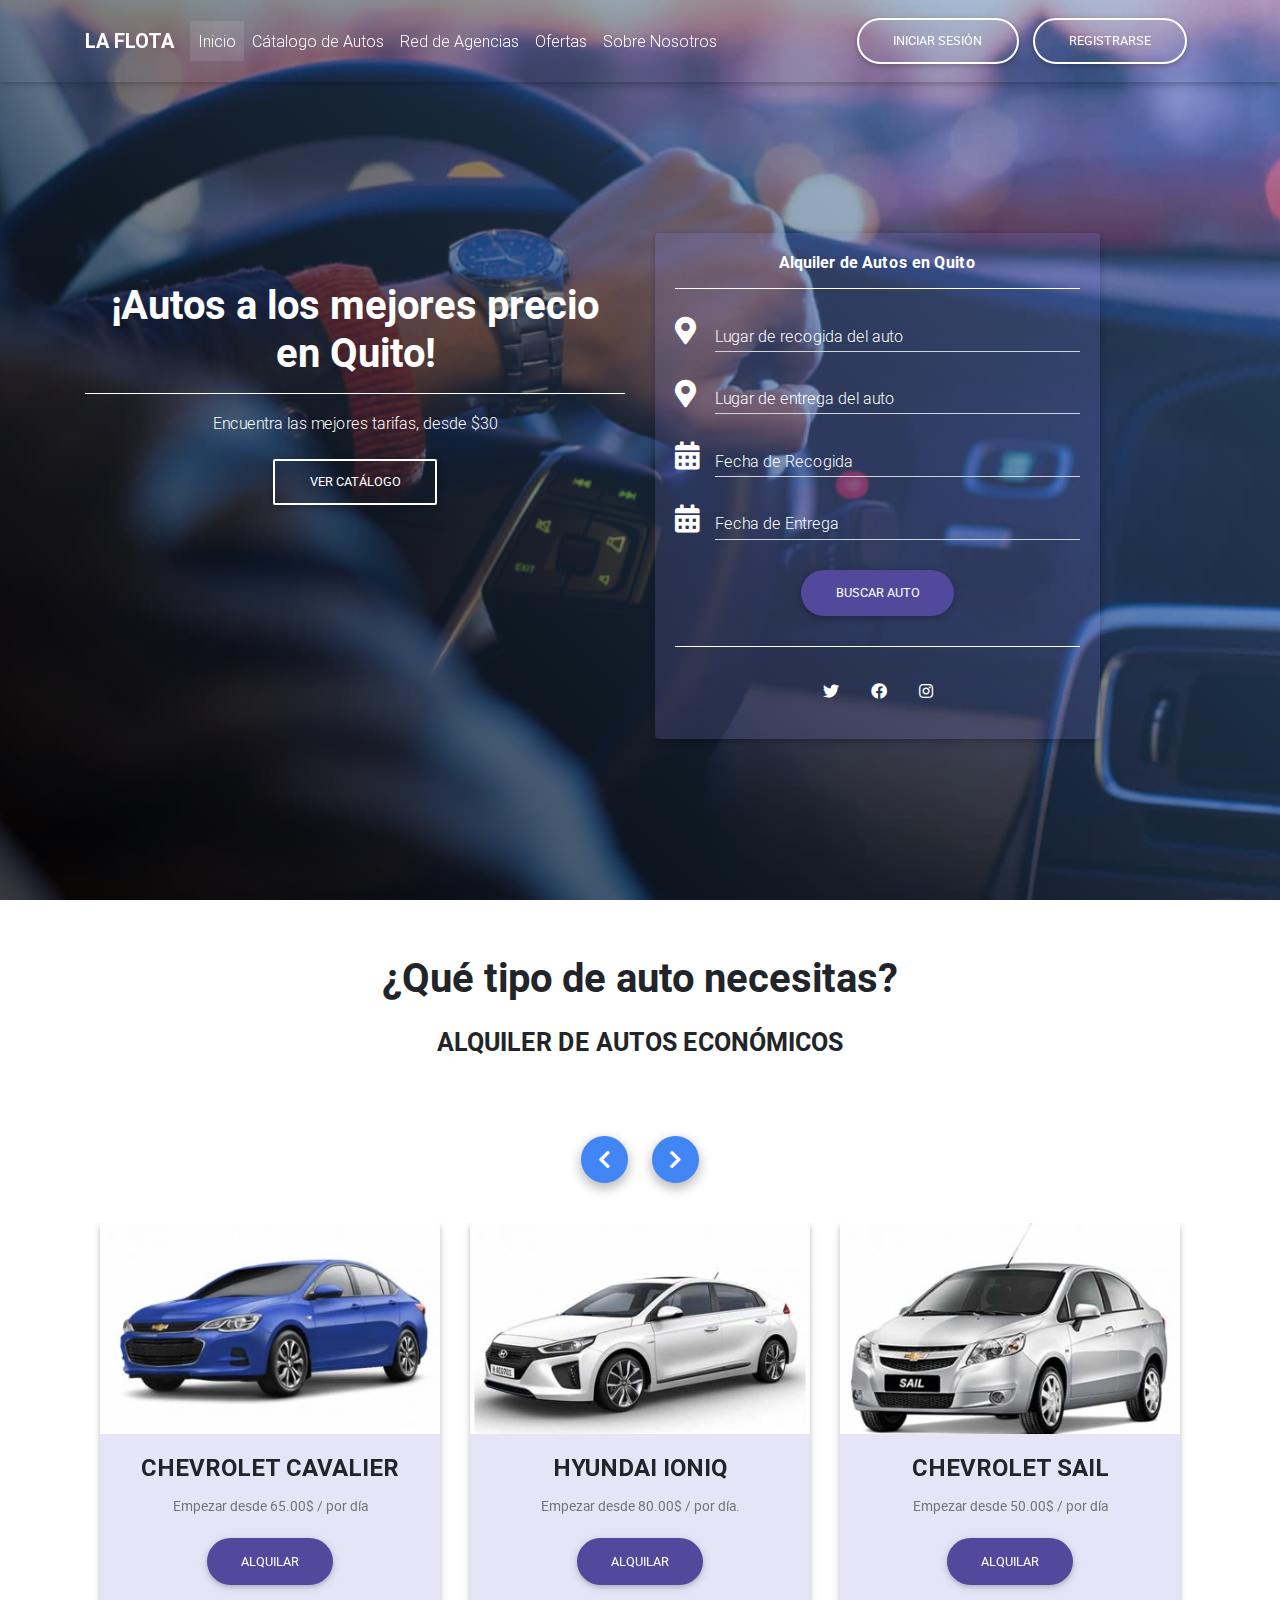
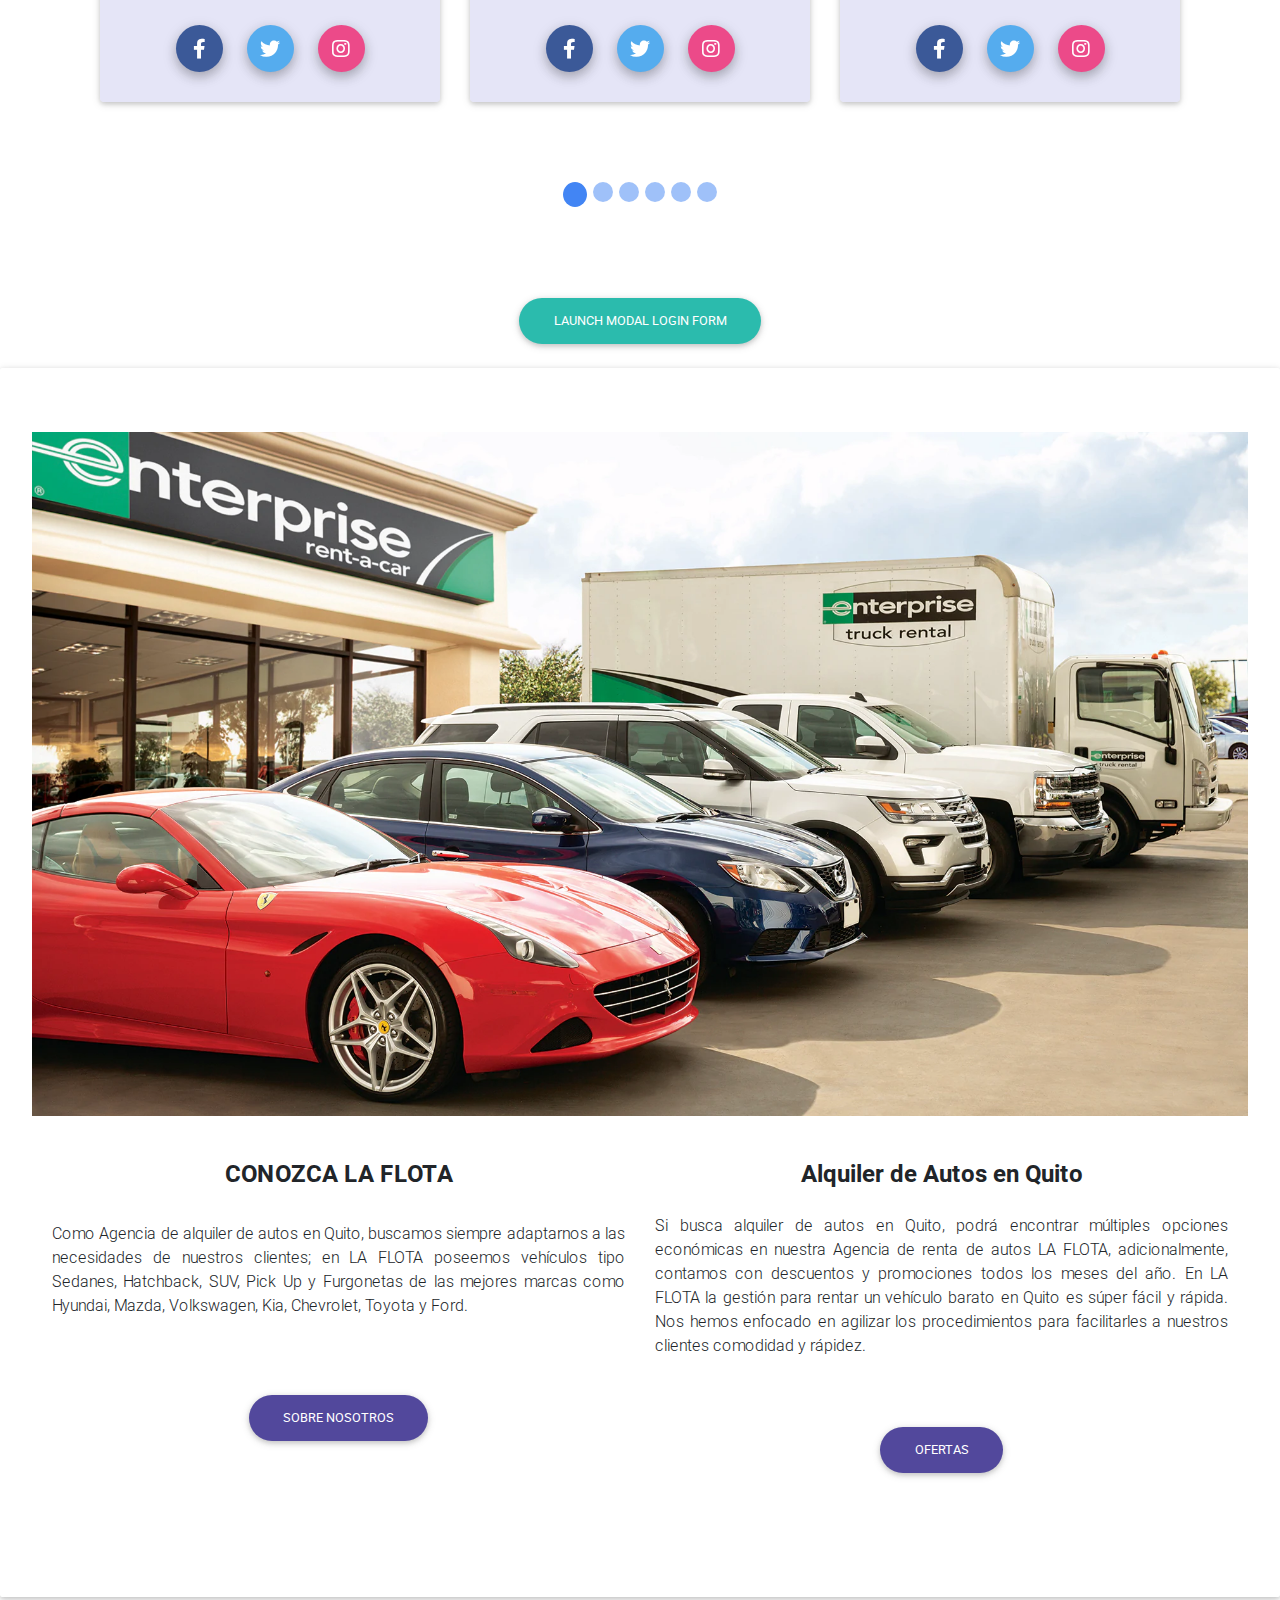
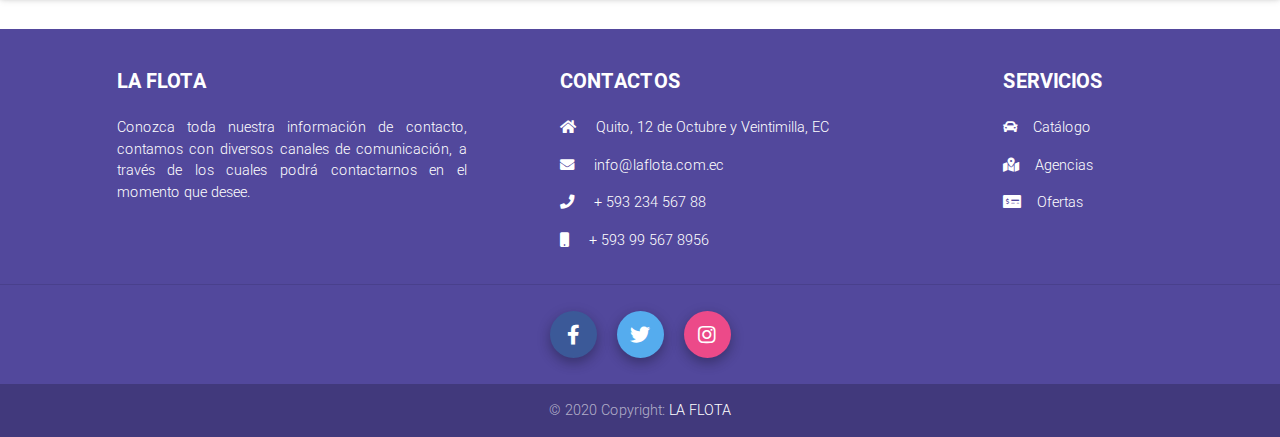
<file: index.html>
<!DOCTYPE html>
<html lang="en">

<head>
  <meta http-equiv="Content-Type" content="text/html; charset=UTF-8">
  <!-- Required meta tags always come first -->
  <meta name="viewport" content="width=device-width, initial-scale=1, shrink-to-fit=no">
  <meta http-equiv="x-ua-compatible" content="ie=edge">

  <title>Inicio</title>
  <!-- Font Awesome -->
  <link rel="stylesheet" href="./css/all.css">

  <!-- Bootstrap core CSS -->
  <link href="./css/bootstrap.min.css" rel="stylesheet">

  <!-- Material Design Bootstrap -->
  <link href="./css/mdb.min.css" rel="stylesheet">
  <link href="./css/styles.css" rel="stylesheet">

</head>

<body aria-busy="true">
  <!-- Main navigation -->
  <header>
    <!-- Navbar -->
    <nav class="navbar navbar-expand-lg navbar-dark fixed-top scrolling-navbar">
      <div class="container">
        <a class="navbar-brand font-weight-bold" href="index.html">
          <strong>LA FLOTA</strong>
        </a>
        <button class="navbar-toggler" type="button" data-toggle="collapse" data-target="#navbarSupportedContent-7"
          aria-controls="navbarSupportedContent-7" aria-expanded="false" aria-label="Toggle navigation">
          <span class="navbar-toggler-icon"></span>
        </button>
        <div class="collapse navbar-collapse" id="navbarSupportedContent-7">
          <ul class="navbar-nav mr-auto">
            <li class="nav-item active">
              <a class="nav-link waves-effect waves-light" href="index.html">Inicio<span
                  class="sr-only">(current)</span>
              </a>
            </li>
            <li class="nav-item">
              <a class="nav-link waves-effect waves-light" href="catalogo.html">Cátalogo de Autos</a>
            </li>
            <li class="nav-item">
              <a class="nav-link waves-effect waves-light" href="agencias.html">Red de Agencias</a>
            </li>
            <li class="nav-item">
              <a class="nav-link waves-effect waves-light" href="ofertas.html">Ofertas</a>
            </li>
            <li class="nav-item">
              <a class="nav-link waves-effect waves-light" href="nosotros.html">Sobre Nosotros</a>
            </li>
          </ul>

          <div class="md-form my-0">
            <!--<input class="form-control mr-sm-2" type="text" placeholder="Buscar" aria-label="Buscar">-->
            <button class="btn btn-outline-white mr-sm-2 btn-rounded" data-toggle="modal"
              data-target="#modalLoginForm">Iniciar Sesión</button>
          </div>

          <div class="md-form my-0">
            <button class="btn btn-outline-white mr-sm-2 btn-rounded" data-toggle="modal"
              data-target="#modalRegisterForm">Registrarse</button>
          </div>

        </div>
      </div>
    </nav>
    <!--Modal login-->
    <div class="modal fade" id="modalLoginForm" tabindex="-1" role="dialog" aria-labelledby="myModalLabel"
      aria-hidden="true">
      <div class="modal-dialog" role="document">
        <div class="modal-content">
          <div class="modal-header text-center">
            <h4 class="modal-title w-100 font-weight-bold">Iniciar Sesión</h4>
            <button type="button" class="close" data-dismiss="modal" aria-label="Close">
              <span aria-hidden="true">&times;</span>
            </button>
          </div>
          <div class="modal-body mx-3">
            <div class="md-form mb-5">
              <i class="fas fa-envelope prefix grey-text"></i>
              <input type="email" id="defaultForm-email" class="form-control validate">
              <label data-error="wrong" data-success="right" for="defaultForm-email" style="color: black;">Email</label>
            </div>

            <div class="md-form mb-4">
              <i class="fas fa-lock prefix grey-text"></i>
              <input type="password" id="defaultForm-pass" class="form-control validate">
              <label data-error="wrong" data-success="right" for="defaultForm-pass"
                style="color: black;">Contraseña</label>
            </div>

          </div>
          <div class="modal-footer d-flex justify-content-center">
            <button class="btn" style="background-color: #52489C;">Aceptar</button>
          </div>
        </div>
      </div>
    </div>
    <!--/Modal Login-->
    <!--Modal Register-->
    <div class="modal fade" id="modalRegisterForm" tabindex="-1" role="dialog" aria-labelledby="myModalLabel"
      aria-hidden="true">
      <div class="modal-dialog" role="document">
        <div class="modal-content">
          <div class="modal-header text-center">
            <h4 class="modal-title w-100 font-weight-bold">Registrarse</h4>
            <button type="button" class="close" data-dismiss="modal" aria-label="Close">
              <span aria-hidden="true">&times;</span>
            </button>
          </div>
          <div class="modal-body mx-3">
            <div class="md-form mb-5">
              <i class="fas fa-user prefix grey-text"></i>
              <input type="text" id="orangeForm-name" class="form-control validate">
              <label data-error="wrong" data-success="right" for="orangeForm-name" style="color: black;">Nombre</label>
            </div>
            <div class="md-form mb-5">
              <i class="fas fa-envelope prefix grey-text"></i>
              <input type="email" id="orangeForm-email" class="form-control validate">
              <label data-error="wrong" data-success="right" for="orangeForm-email" style="color: black;">Email</label>
            </div>

            <div class="md-form mb-4">
              <i class="fas fa-lock prefix grey-text"></i>
              <input type="password" id="orangeForm-pass" class="form-control validate">
              <label data-error="wrong" data-success="right" for="orangeForm-pass"
                style="color: black;">Contraseña</label>
            </div>

          </div>
          <div class="modal-footer d-flex justify-content-center">
            <button class="btn" style="background-color: #52489C;">Registrarse</button>
          </div>
        </div>
      </div>
    </div>
    <!--/Modal Register-->
    <!-- Navbar -->
    <!-- Full Page Intro -->
    <div class="view"
      style="background-image: url(./resources/Portada.svg); background-repeat: no-repeat; background-size: cover; background-position: center center;">
      <!-- Mask & flexbox options-->
      <div class="mask rgba-gradient d-flex justify-content-center align-items-center">
        <!-- Content -->
        <div class="container">
          <!--Grid row-->
          <div class="row mt-5">
            <!--Grid column-->
            <div class="col-md-6 mb-5 mt-md-0 mt-5 white-text text-md-center">
              <br><br><br><br>
              <h1 class="h1-responsive font-weight-bold wow fadeInLeft" data-wow-delay="0.3s"
                style="visibility: visible; animation-name: fadeInLeft; animation-delay: 0.3s;">
                ¡Autos a los mejores precio en Quito!</h1>
              <hr class="hr-light wow fadeInLeft" data-wow-delay="0.3s"
                style="visibility: visible; animation-name: fadeInLeft; animation-delay: 0.3s;">
              <h6 class="mb-3 wow fadeInLeft" data-wow-delay="0.3s"
                style="visibility: visible; animation-name: fadeInLeft; animation-delay: 0.3s;">Encuentra las mejores
                tarifas, desde $30</h6>
              <a class="btn btn-outline-white wow fadeInLeft waves-effect waves-light" data-wow-delay="0.3s"
                style="visibility: visible; animation-name: fadeInLeft; animation-delay: 0.3s;">Ver Catálogo</a>
            </div>
            <!--Grid column-->
            <!--Grid column-->
            <div class="col-md-6 col-xl-5 mb-4">
              <br><br>
              <!--Form-->
              <div class="card wow fadeInRight" data-wow-delay="0.3s"
                style="visibility: visible; animation-name: fadeInRight; animation-delay: 5s;">
                <div class="card-body">
                  <!--Header-->
                  <div class="text-center">
                    <h3 class="white-text font-weight-bold" style="font-size: 1rem;">Alquiler de Autos en Quito</h3>
                    <hr class="hr-light">
                  </div>
                  <!--Body-->
                  <div class="md-form">
                    <i class="fas fa-map-marker-alt prefix white-text"></i>
                    <input type="text" id="form1" class="white-text form-control">
                    <label for="form1" class="">Lugar de recogida del auto</label>
                  </div>
                  <div class="md-form">
                    <i class="fas fa-map-marker-alt prefix white-text"></i>
                    <input type="email" id="form2" class="white-text form-control">
                    <label for="form2" class="">Lugar de entrega del auto</label>
                  </div>
                  <div class="md-form">
                    <i class="fas fa-calendar-alt prefix white-text"></i>
                    <input type="password" id="form3" class="white-text form-control">
                    <label for="form3">Fecha de Recogida</label>
                  </div>
                  <div class="md-form">
                    <i class="fas fa-calendar-alt prefix white-text"></i>
                    <input type="password" id="form4" class="white-text form-control">
                    <label for="form4">Fecha de Entrega</label>
                  </div>
                  <div class="text-center mt-4">
                    <button class="btn  waves-effect waves-light btn-rounded" style="background-color: #52489C;">Buscar
                      Auto</button>
                    <hr class="hr-light mb-3 mt-4">
                    <div class="inline-ul text-center d-flex justify-content-center">
                      <a class="p-2 m-2 tw-ic">
                        <i class="fab fa-twitter white-text"></i>
                      </a>
                      <a class="p-2 m-2 li-ic">
                        <i class="fab fa-facebook white-text"> </i>
                      </a>
                      <a class="p-2 m-2 ins-ic">
                        <i class="fab fa-instagram white-text"> </i>
                      </a>
                    </div>
                  </div>
                </div>
              </div>
              <!--/.Form-->
            </div>
            <!--Grid column-->
          </div>
          <!--Grid row-->
        </div>
        <!-- Content -->
      </div>
      <!-- Mask & flexbox options-->
    </div>
    <!-- Full Page Intro -->
  </header>
  <!-- Main navigation -->
  <!--Main Layout-->
  <main>

    <div class="container">
      <!--Grid row-->
      <div class="row py-5">
        <!--Grid column-->
        <div class="col-md-12 text-center">
          <p class="font-weight-bold" style="font-size: 40px;">¿Qué tipo de auto necesitas?</p>
          <p class="font-weight-bold" style="font-size: 25px;">ALQUILER DE AUTOS ECONÓMICOS</p>
        </div>
        <!--Grid column-->
      </div>

      <div id="carousel-example-multi" class="carousel slide carousel-multi-item v-2" data-ride="carousel">

        <!--Controls-->
        <div class="controls-top">
          <a class="btn-floating" href="#carousel-example-multi" data-slide="prev"><i
              class="fas fa-chevron-left"></i></a>
          <a class="btn-floating" href="#carousel-example-multi" data-slide="next"><i
              class="fas fa-chevron-right"></i></a>
        </div>
        <!--/.Controls-->

        <!-- Indicators -->
        <ol class="carousel-indicators">
          <li data-target="#carousel-example-multi" data-slide-to="0" class="active"></li>
          <li data-target="#carousel-example-multi" data-slide-to="1"></li>
          <li data-target="#carousel-example-multi" data-slide-to="2"></li>
          <li data-target="#carousel-example-multi" data-slide-to="3"></li>
          <li data-target="#carousel-example-multi" data-slide-to="4"></li>
          <li data-target="#carousel-example-multi" data-slide-to="5"></li>
        </ol>
        <!--/.Indicators-->

        <div class="carousel-inner v-2" role="listbox">

          <div class="carousel-item active">
            <div class="col-12 col-md-4">
              <div class="card mb-2">
                <img class="card-img-top" src="./resources/Auto1.svg" alt="Card image cap">
                <div class="card-body text-center">
                  <h4 class="card-title font-weight-bold">CHEVROLET CAVALIER</h4>
                  <p class="card-text">Empezar desde 65.00$ / por día</p>
                  <!--Alquilar-->
                  <a type="button" class="btn btn-small btn-alquilar btn-rounded"
                    style="background-color: #52489C;">Alquilar</a><br><br>
                  <!--Facebook-->
                  <a type="button" class="btn-floating btn-small btn-fb "><i class="fab fa-facebook-f"></i></a>
                  <!--Twitter-->
                  <a type="button" class="btn-floating btn-small btn-tw"><i class="fab fa-twitter"></i></a>
                  <!--Google +-->
                  <a type="button" class="btn-floating btn-small btn-dribbble"><i class="fab fa-instagram"></i></a>
                </div>
              </div>
            </div>
          </div>
          <div class="carousel-item">
            <div class="col-12 col-md-4">
              <div class="card mb-2">
                <img class="card-img-top" src="./resources/Auto2.svg" alt="Card image cap">
                <div class="card-body text-center">
                  <h4 class="card-title font-weight-bold">HYUNDAI IONIQ</h4>
                  <p class="card-text">Empezar desde 80.00$ / por día.</p>
                  <!--Alquilar-->
                  <a type="button" class="btn btn-small btn-alquilar btn-rounded"
                    style="background-color: #52489C;">Alquilar</a><br><br>
                  <!--Facebook-->
                  <a type="button" class="btn-floating btn-small btn-fb "><i class="fab fa-facebook-f"></i></a>
                  <!--Twitter-->
                  <a type="button" class="btn-floating btn-small btn-tw"><i class="fab fa-twitter"></i></a>
                  <!--Google +-->
                  <a type="button" class="btn-floating btn-small btn-dribbble"><i class="fab fa-instagram"></i></a>
                </div>
              </div>
            </div>
          </div>
          <div class="carousel-item">
            <div class="col-12 col-md-4">
              <div class="card mb-2">
                <img class="card-img-top" src="./resources/Auto3.svg" alt="Card image cap">
                <div class="card-body text-center">
                  <h4 class="card-title font-weight-bold">CHEVROLET SAIL</h4>
                  <p class="card-text">Empezar desde 50.00$ / por día</p>
                  <!--Alquilar-->
                  <a type="button" class="btn btn-small btn-alquilar btn-rounded"
                    style="background-color: #52489C;">Alquilar</a><br><br>
                  <!--Facebook-->
                  <a type="button" class="btn-floating btn-small btn-fb "><i class="fab fa-facebook-f"></i></a>
                  <!--Twitter-->
                  <a type="button" class="btn-floating btn-small btn-tw"><i class="fab fa-twitter"></i></a>
                  <!--Google +-->
                  <a type="button" class="btn-floating btn-small btn-dribbble"><i class="fab fa-instagram"></i></a>
                </div>
              </div>
            </div>
          </div>
          <div class="carousel-item">
            <div class="col-12 col-md-4">
              <div class="card mb-2">
                <img class="card-img-top" src="./resources/Auto4.svg" alt="Card image cap">
                <div class="card-body text-center">
                  <h4 class="card-title font-weight-bold">CHEVROLET AVEO EMOTION</h4>
                  <p class="card-text">Empezar desde 55.00$ / por día</p>
                  <!--Alquilar-->
                  <a type="button" class="btn btn-small btn-alquilar btn-rounded"
                    style="background-color: #52489C;">Alquilar</a><br><br>
                  <!--Facebook-->
                  <a type="button" class="btn-floating btn-small btn-fb "><i class="fab fa-facebook-f"></i></a>
                  <!--Twitter-->
                  <a type="button" class="btn-floating btn-small btn-tw"><i class="fab fa-twitter"></i></a>
                  <!--Google +-->
                  <a type="button" class="btn-floating btn-small btn-dribbble"><i class="fab fa-instagram"></i></a>
                </div>
              </div>
            </div>
          </div>
          <div class="carousel-item">
            <div class="col-12 col-md-4">
              <div class="card mb-2">
                <img class="card-img-top" src="./resources/Auto5.svg" alt="Card image cap">
                <div class="card-body text-center">
                  <h4 class="card-title font-weight-bold">FORD EXPLORER</h4>
                  <p class="card-text">Empezar desde 120.00$ / por día.</p>
                  <!--Alquilar-->
                  <a type="button" class="btn btn-small btn-alquilar btn-rounded"
                    style="background-color: #52489C;">Alquilar</a><br><br>
                  <!--Facebook-->
                  <a type="button" class="btn-floating btn-small btn-fb "><i class="fab fa-facebook-f"></i></a>
                  <!--Twitter-->
                  <a type="button" class="btn-floating btn-small btn-tw"><i class="fab fa-twitter"></i></a>
                  <!--Google +-->
                  <a type="button" class="btn-floating btn-small btn-dribbble"><i class="fab fa-instagram"></i></a>
                </div>
              </div>
            </div>
          </div>
          <div class="carousel-item">
            <div class="col-12 col-md-4">
              <div class="card mb-2">
                <img class="card-img-top" src="./resources/Auto6.svg" alt="Card image cap">
                <div class="card-body text-center">
                  <h4 class="card-title font-weight-bold">HYUNDAI SANTA FE</h4>
                  <p class="card-text">Empezar desde 90.00$ / por día.</p>
                  <!--Alquilar-->
                  <a type="button" class="btn btn-small btn-alquilar btn-rounded"
                    style="background-color: #52489C;">Alquilar</a><br><br>
                  <!--Facebook-->
                  <a type="button" class="btn-floating btn-small btn-fb "><i class="fab fa-facebook-f"></i></a>
                  <!--Twitter-->
                  <a type="button" class="btn-floating btn-small btn-tw"><i class="fab fa-twitter"></i></a>
                  <!--Google +-->
                  <a type="button" class="btn-floating btn-small btn-dribbble"><i class="fab fa-instagram"></i></a>
                </div>
              </div>
            </div>
          </div>

        </div>

      </div>


      <!--Grid row-->
    </div>



  </main>
  <br><br><br>

  <div class="text-center">
    <a href="" class="btn btn-default btn-rounded mb-4" data-toggle="modal" data-target="#modalLoginForm">Launch
      Modal Login Form</a>
  </div>

  <!-- Jumbotron -->
  <div class="jumbotron">

    <!-- Card image -->
    <div class="rounded-top">
      <img src="./resources/autos_main.webp" class="img-fluid" alt="Sample image">
    </div>

    <!-- Card content -->
    <div class="card-body text-center mb-3">
      <!-- Text -->
      <!-- Grid row -->
      <div class="row">

        <!-- Grid column -->
        <div class="col-md-6 mx-auto">
          <!-- Title -->

          <h4 class="card-title h4 my-4"><strong>CONOZCA LA FLOTA</strong></h4>
          <p class="py-2 text-justify">Como Agencia de alquiler de autos en Quito, buscamos siempre adaptarnos a las
            necesidades de nuestros clientes; en LA FLOTA poseemos vehículos tipo Sedanes, Hatchback, SUV, Pick Up y
            Furgonetas de las mejores marcas como Hyundai, Mazda, Volkswagen, Kia, Chevrolet, Toyota y Ford.</p>

          <!-- Button -->
          <br><br>
          <a href="#" class="btn btn-rounded mb-4" style="background-color: #52489C;">Sobre Nosotros</a>
        </div>

        <!-- Grid column -->
        <div class="col-md-6 mx-auto">
          <h4 class="card-title h4 my-4"><strong>Alquiler de Autos en Quito</strong></h4>
          <p class="text-justify">
            Si busca alquiler de autos en Quito, podrá encontrar múltiples opciones económicas en nuestra Agencia de
            renta de autos LA FLOTA, adicionalmente, contamos con descuentos y promociones todos los meses del año. En
            LA FLOTA la gestión para rentar un vehículo barato en Quito es súper fácil y rápida. Nos hemos enfocado en
            agilizar los procedimientos para facilitarles a nuestros clientes comodidad y rápidez.</p>
          <!-- Button -->
          <br><br>
          <a href="#" class="btn btn-rounded mb-4" style="background-color: #52489C;">Ofertas</a>
        </div>
      </div>


    </div>

  </div>
  <!-- Jumbotron -->

  <!-- Footer -->
  <footer class="page-footer font-small pt-4" style="background-color: #52489C;">

    <!-- Footer Links -->
    <div class="container text-center text-md-left">

      <!-- Grid row -->
      <div class="row">

        <!-- Grid column -->
        <div class="col-md-4 mx-auto">

          <!-- Content -->
          <h5 class="font-weight-bold text-uppercase mt-3 mb-4 ">LA FLOTA</h5>
          <p class="text-justify">Conozca toda nuestra información de contacto, contamos con diversos canales de
            comunicación, a través de los cuales podrá contactarnos en el momento que desee.</p>

        </div>
        <!-- Grid column -->

        <hr class="clearfix w-100 d-md-none">

        <!-- Grid column -->
        <div class="col-md-4 mx-auto">

          <!-- Links -->
          <h5 class="font-weight-bold text-uppercase mt-3 mb-4">Contactos</h5>

          <ul class="list-unstyled">
            <li>
              <p>
                <i class="fas fa-home mr-3"></i> Quito, 12 de Octubre y Veintimilla, EC</p>
            </li>
            <li>
              <p>
                <i class="fas fa-envelope mr-3"></i> info@laflota.com.ec</p>
            </li>
            <li>
              <p>
                <i class="fas fa-phone mr-3"></i> + 593 234 567 88</p>
            </li>
            <li>
              <p>
                <i class="fas fa-mobile mr-3"></i> + 593 99 567 8956</p>
            </li>
          </ul>

        </div>
        <!-- Grid column -->

        <hr class="clearfix w-100 d-md-none">

        <!-- Grid column -->
        <div class="col-md-2 mx-auto">

          <!-- Links -->
          <h5 class="font-weight-bold text-uppercase mt-3 mb-4">Servicios</h5>

          <ul class="list-unstyled">
            <li>
              <p><i class="fas fa-car mr-3"></i><a href="#">Catálogo</a></p>
            </li>
            <li>
              <p><i class="fas fa-map-marked-alt mr-3"></i><a href="#">Agencias</a></p>
            </li>
            <li>
              <p><i class="fas fa-money-check-alt mr-3"></i><a href="#">Ofertas</a></p>
            </li>
          </ul>

        </div>
        <!-- Grid column -->

      </div>
      <!-- Grid row -->

    </div>
    <!-- Footer Links -->
    <hr>

    <!-- Social buttons -->
    <ul class="list-unstyled list-inline text-center">
      <li class="list-inline-item">
        <a class="btn-floating btn-fb mx-1">
          <i class="fab fa-facebook-f"> </i>
        </a>
      </li>
      <li class="list-inline-item">
        <a class="btn-floating btn-tw mx-1">
          <i class="fab fa-twitter"> </i>
        </a>
      </li>
      <li class="list-inline-item">
        <a class="btn-floating btn-dribbble mx-1">
          <i class="fab fa-instagram"> </i>
        </a>
      </li>
    </ul>
    <!-- Social buttons -->

    <!-- Copyright -->
    <div class="footer-copyright text-center py-3">© 2020 Copyright:
      <a href="#"> LA FLOTA</a>
    </div>
    <!-- Copyright -->

  </footer>
  <!-- Footer -->
  <!--Main Layout-->
  <!-- SCRIPTS -->
  <!-- JQuery -->
  <script type="text/javascript" src="./css/jquery-3.3.1.min.js.descarga"></script>
  <!-- Tooltips -->
  <script type="text/javascript" src="./css/popper.min.js.descarga"></script>
  <!-- Bootstrap core JavaScript -->
  <script type="text/javascript" src="./css/bootstrap.min.js.descarga"></script>
  <!-- MDB core JavaScript -->
  <script type="text/javascript" src="./css/mdb.min.js.descarga"></script>
  <div class="hiddendiv common"></div>
  <script>
    new WOW().init();
  </script>
  <script>
    jQuery('.carousel.carousel-multi-item.v-2 .carousel-item').each(function () {
      var next = $(this).next();
      if (!next.length) {
        next = $(this).siblings(':first');
      }
      next.children(':first-child').clone().appendTo($(this));

      for (var i = 0; i < 4; i++) {
        next = next.next();
        if (!next.length) {
          next = $(this).siblings(':first');
        }
        next.children(':first-child').clone().appendTo($(this));
      }
    });
  </script>


</body>

</html>
</file>
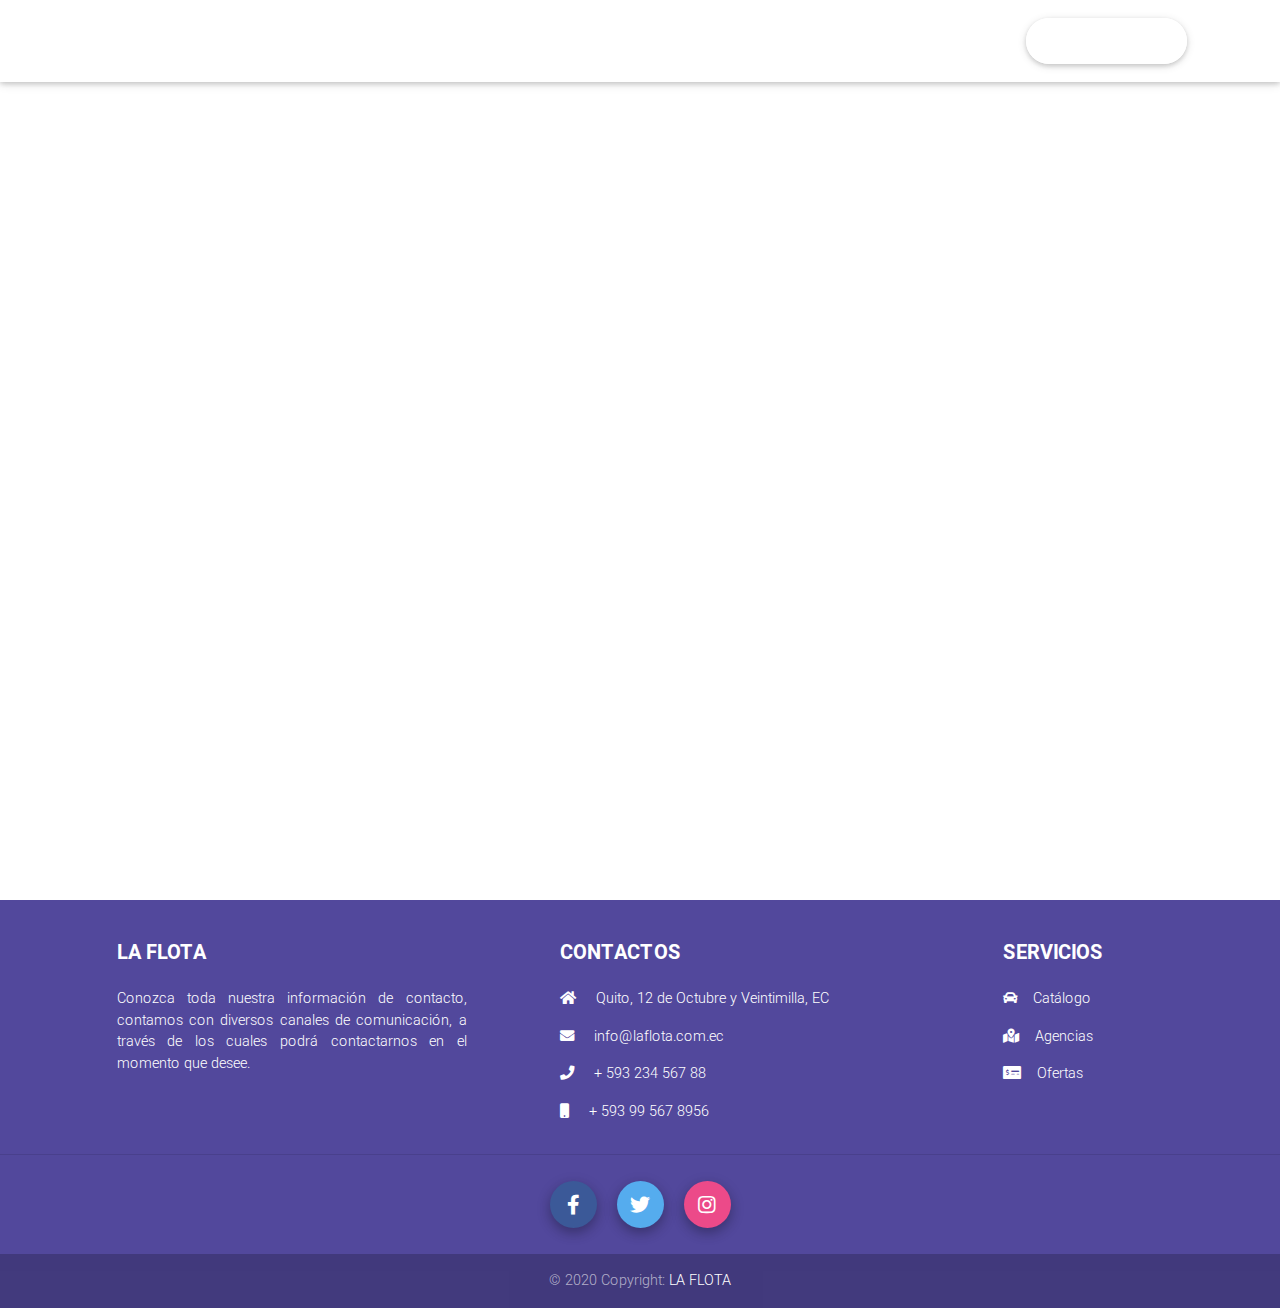
<file: agencias.html>
<!DOCTYPE html>
<html lang="en">

<head>
    <meta charset="UTF-8">
    <meta name="viewport" content="width=device-width, initial-scale=1.0">
    <meta http-equiv="X-UA-Compatible" content="ie=edge">
    <meta http-equiv="Content-Type" content="text/html; charset=UTF-8">
    <!-- Required meta tags always come first -->
    <meta name="viewport" content="width=device-width, initial-scale=1, shrink-to-fit=no">
    <meta http-equiv="x-ua-compatible" content="ie=edge">

    <title>Red de Agencias</title>
    <!-- Font Awesome -->
    <link rel="stylesheet" href="./css/all.css">

    <!-- Bootstrap core CSS -->
    <link href="./css/bootstrap.min.css" rel="stylesheet">

    <!-- Material Design Bootstrap -->
    <link href="./css/mdb.min.css" rel="stylesheet">
    <link href="./css/styles.css" rel="stylesheet">
</head>

<body>
    <header>
        <!-- Navbar -->
        <nav class="navbar navbar-expand-lg navbar-dark fixed-top scrolling-navbar" style="background-color:#52489C">
            <div class="container">
                <a class="navbar-brand font-weight-bold" href="index.html">
                    <strong>LA FLOTA</strong>
                </a>
                <button class="navbar-toggler" type="button" data-toggle="collapse"
                    data-target="#navbarSupportedContent-7" aria-controls="navbarSupportedContent-7"
                    aria-expanded="false" aria-label="Toggle navigation">
                    <span class="navbar-toggler-icon"></span>
                </button>
                <div class="collapse navbar-collapse" id="navbarSupportedContent-7">
                    <ul class="navbar-nav mr-auto">
                        <li class="nav-item">
                            <a class="nav-link waves-effect waves-light" href="index.html">Inicio
                            </a>
                        </li>
                        <li class="nav-item">
                            <a class="nav-link waves-effect waves-light" href="catalogo.html">Cátalogo de Autos</a>
                        </li>
                        <li class="nav-item active">
                            <a class="nav-link waves-effect waves-light" href="agencias.html">Red de Agencias<span
                                    class="sr-only">(current)</span></a>
                        </li>
                        <li class="nav-item">
                            <a class="nav-link waves-effect waves-light" href="ofertas.html">Ofertas</a>
                        </li>
                        <li class="nav-item">
                            <a class="nav-link waves-effect waves-light" href="nosotros.html">Sobre Nosotros</a>
                        </li>
                    </ul>
                    <form class="form-inline">
                        <div class="md-form my-0">
                            <!--<input class="form-control mr-sm-2" type="text" placeholder="Buscar" aria-label="Buscar">-->
                            <button class="btn btn-outline-white mr-sm-2 btn-rounded">Iniciar Sesión</button>
                        </div>
                    </form>
                </div>
            </div>
        </nav>
        <!-- Navbar -->
    </header>


    <!-- Footer -->
  <footer class="page-footer font-small pt-4" style="background-color: #52489C;">

    <!-- Footer Links -->
    <div class="container text-center text-md-left">

      <!-- Grid row -->
      <div class="row">

        <!-- Grid column -->
        <div class="col-md-4 mx-auto">

          <!-- Content -->
          <h5 class="font-weight-bold text-uppercase mt-3 mb-4 ">LA FLOTA</h5>
          <p class="text-justify">Conozca toda nuestra información de contacto, contamos con diversos canales de
            comunicación, a través de los cuales podrá contactarnos en el momento que desee.</p>

        </div>
        <!-- Grid column -->

        <hr class="clearfix w-100 d-md-none">

        <!-- Grid column -->
        <div class="col-md-4 mx-auto">

          <!-- Links -->
          <h5 class="font-weight-bold text-uppercase mt-3 mb-4">Contactos</h5>

          <ul class="list-unstyled">
            <li>
              <p>
                <i class="fas fa-home mr-3"></i> Quito, 12 de Octubre y Veintimilla, EC</p>
            </li>
            <li>
              <p>
                <i class="fas fa-envelope mr-3"></i> info@laflota.com.ec</p>
            </li>
            <li>
              <p>
                <i class="fas fa-phone mr-3"></i> + 593 234 567 88</p>
            </li>
            <li>
              <p>
                <i class="fas fa-mobile mr-3"></i> + 593 99 567 8956</p>
            </li>
          </ul>

        </div>
        <!-- Grid column -->

        <hr class="clearfix w-100 d-md-none">

        <!-- Grid column -->
        <div class="col-md-2 mx-auto">

          <!-- Links -->
          <h5 class="font-weight-bold text-uppercase mt-3 mb-4">Servicios</h5>

          <ul class="list-unstyled">
            <li>
              <p><i class="fas fa-car mr-3"></i><a href="#">Catálogo</a></p>
            </li>
            <li>
              <p><i class="fas fa-map-marked-alt mr-3"></i><a href="#">Agencias</a></p>
            </li>
            <li>
              <p><i class="fas fa-money-check-alt mr-3"></i><a href="#">Ofertas</a></p>
            </li>
          </ul>

        </div>
        <!-- Grid column -->

      </div>
      <!-- Grid row -->

    </div>
    <!-- Footer Links -->
    <hr>

    <!-- Social buttons -->
    <ul class="list-unstyled list-inline text-center">
      <li class="list-inline-item">
        <a class="btn-floating btn-fb mx-1">
          <i class="fab fa-facebook-f"> </i>
        </a>
      </li>
      <li class="list-inline-item">
        <a class="btn-floating btn-tw mx-1">
          <i class="fab fa-twitter"> </i>
        </a>
      </li>
      <li class="list-inline-item">
        <a class="btn-floating btn-dribbble mx-1">
          <i class="fab fa-instagram"> </i>
        </a>
      </li>
    </ul>
    <!-- Social buttons -->

    <!-- Copyright -->
    <div class="footer-copyright text-center py-3">© 2020 Copyright:
      <a href="#"> LA FLOTA</a>
    </div>
    <!-- Copyright -->

  </footer>
  <!-- Footer -->


    <!-- SCRIPTS -->
    <!-- JQuery -->
    <script type="text/javascript" src="./css/jquery-3.3.1.min.js.descarga"></script>
    <!-- Tooltips -->
    <script type="text/javascript" src="./css/popper.min.js.descarga"></script>
    <!-- Bootstrap core JavaScript -->
    <script type="text/javascript" src="./css/bootstrap.min.js.descarga"></script>
    <!-- MDB core JavaScript -->
    <script type="text/javascript" src="./css/mdb.min.js.descarga"></script>
    <div class="hiddendiv common"></div>
    <script>
        new WOW().init();
    </script>
</body>

</html>
</file>
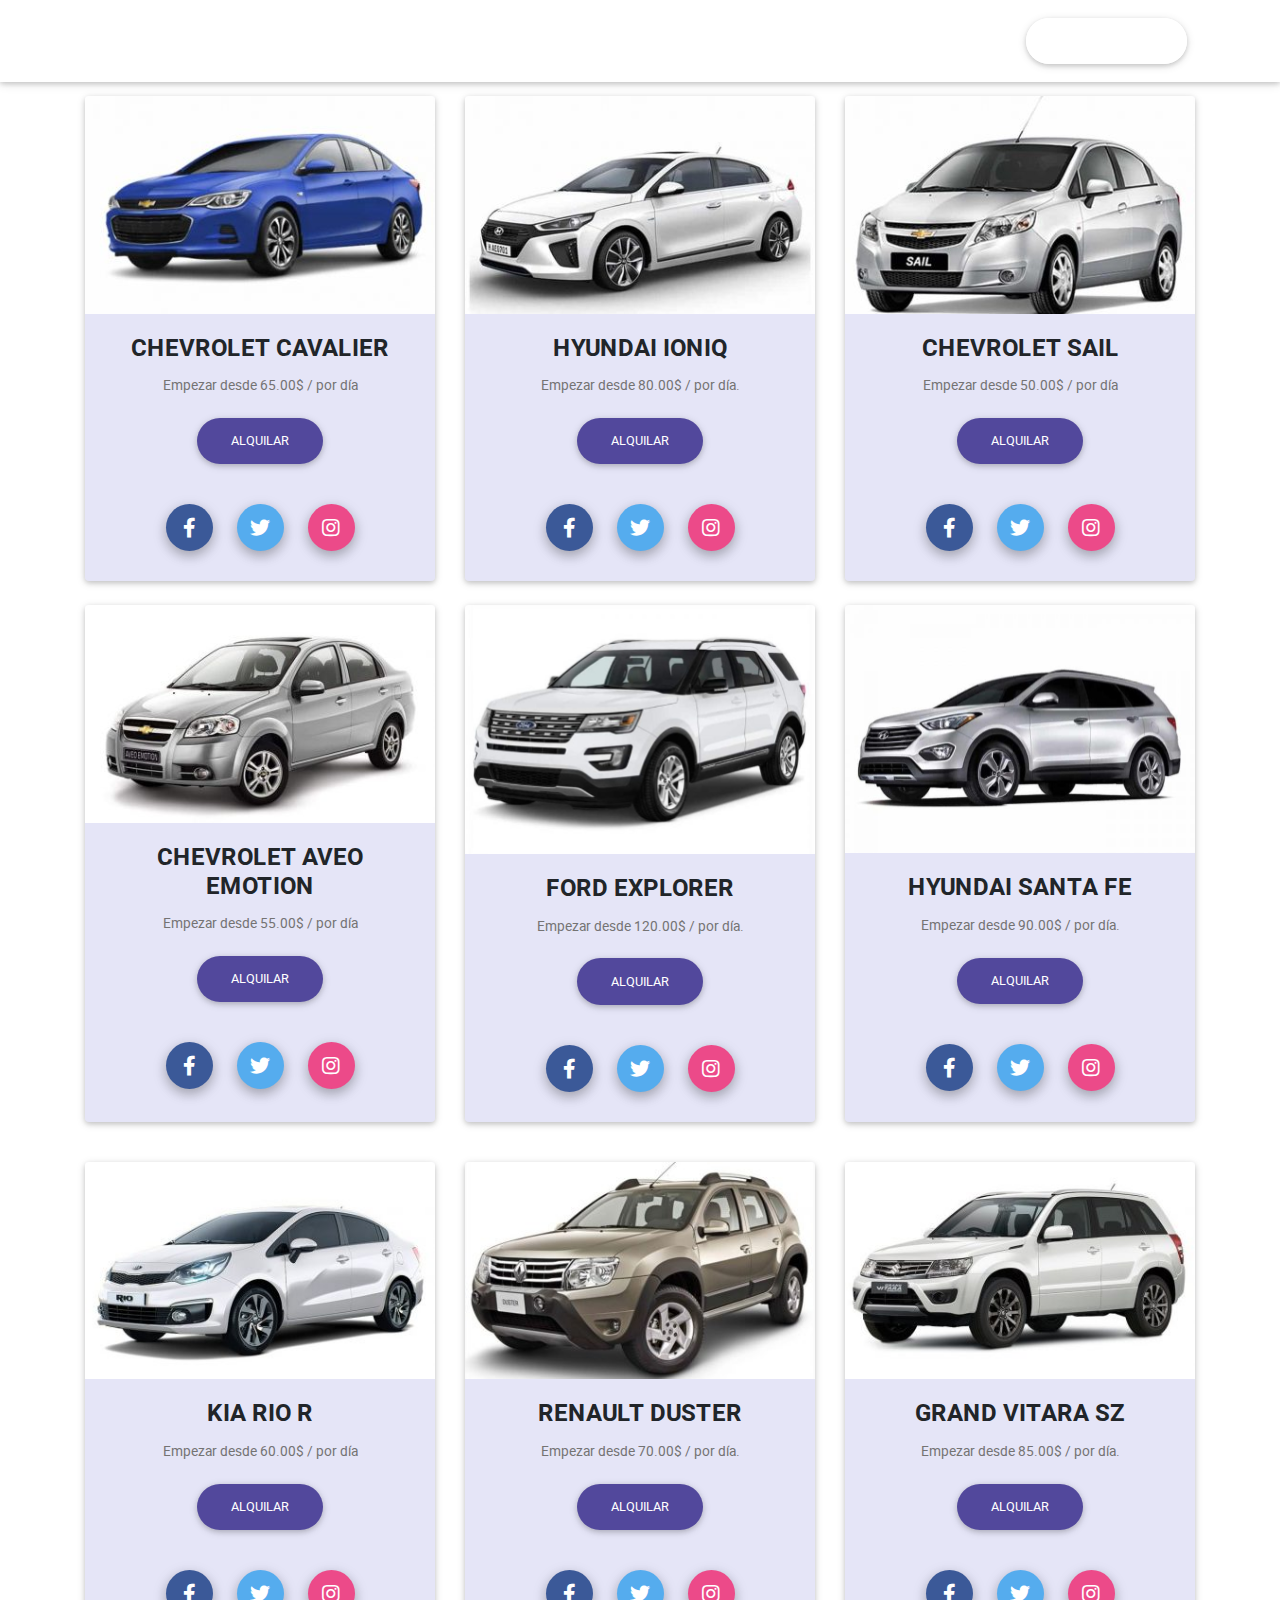
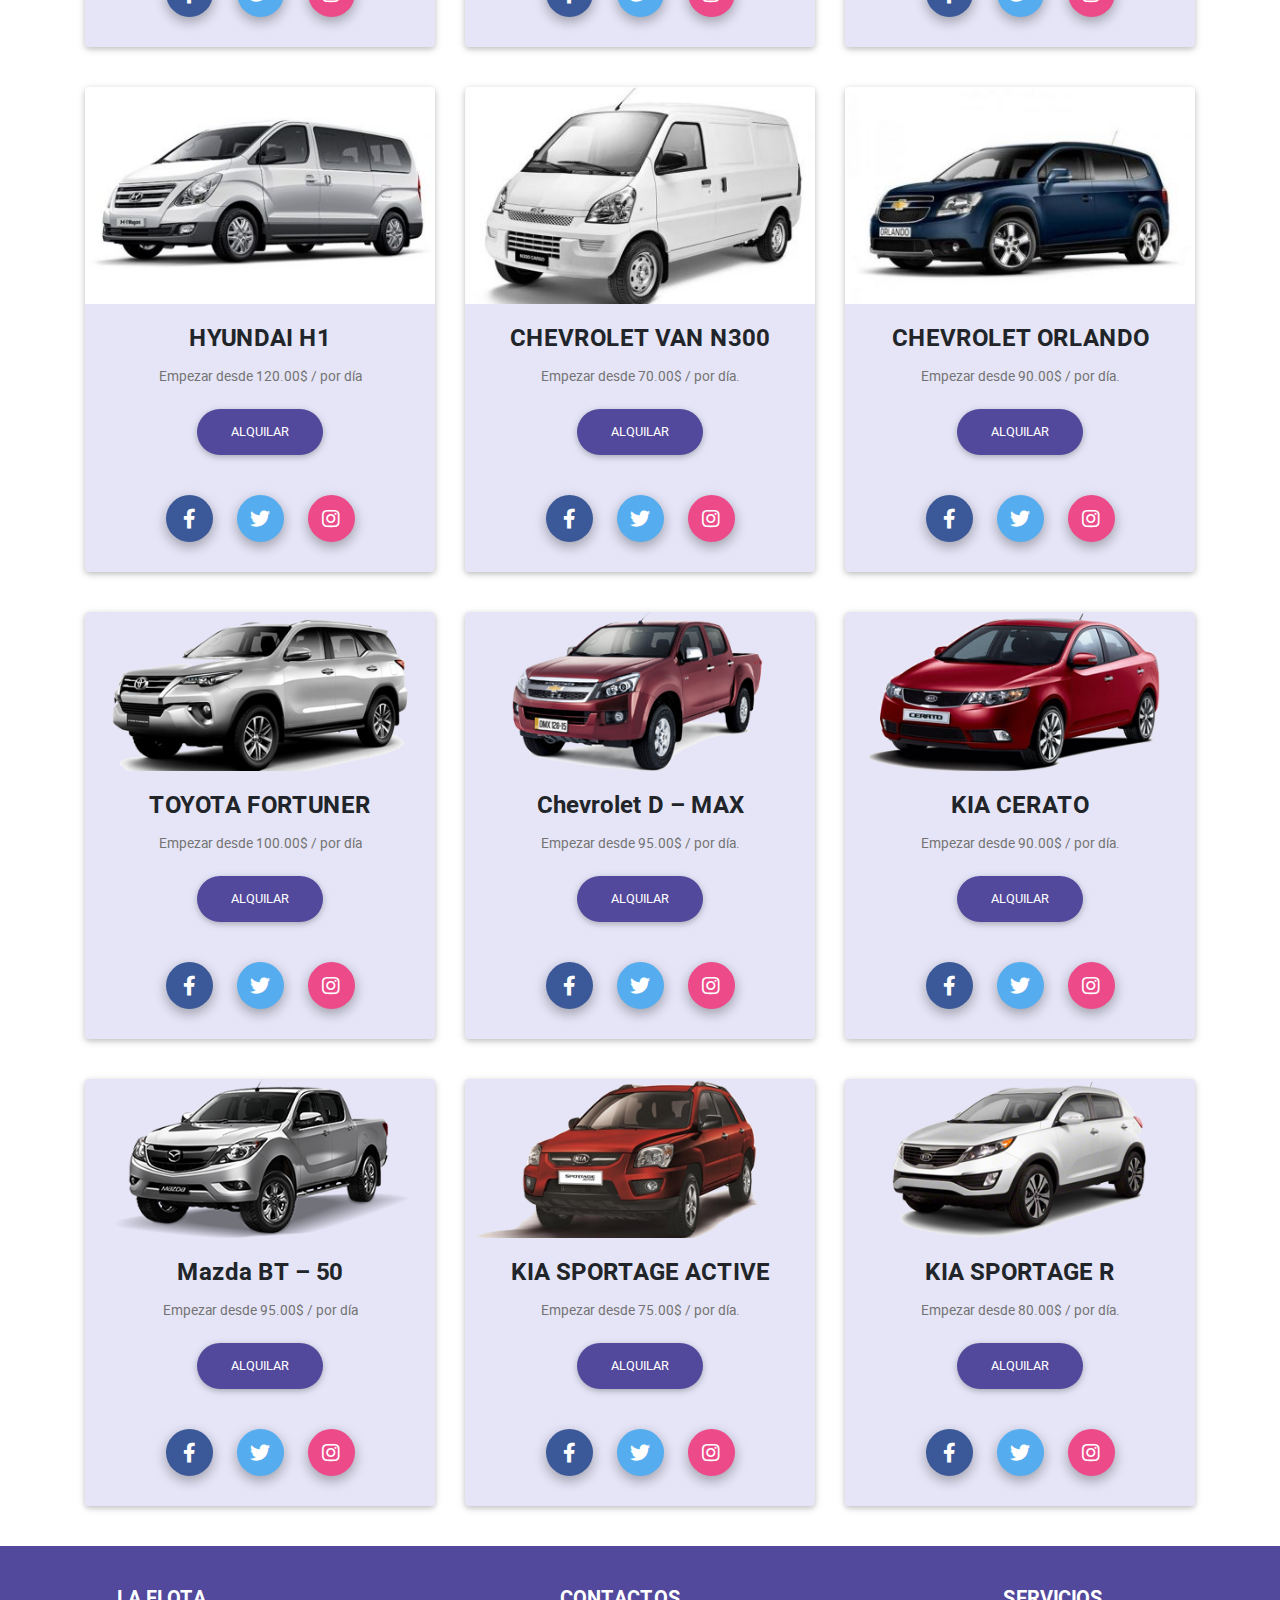
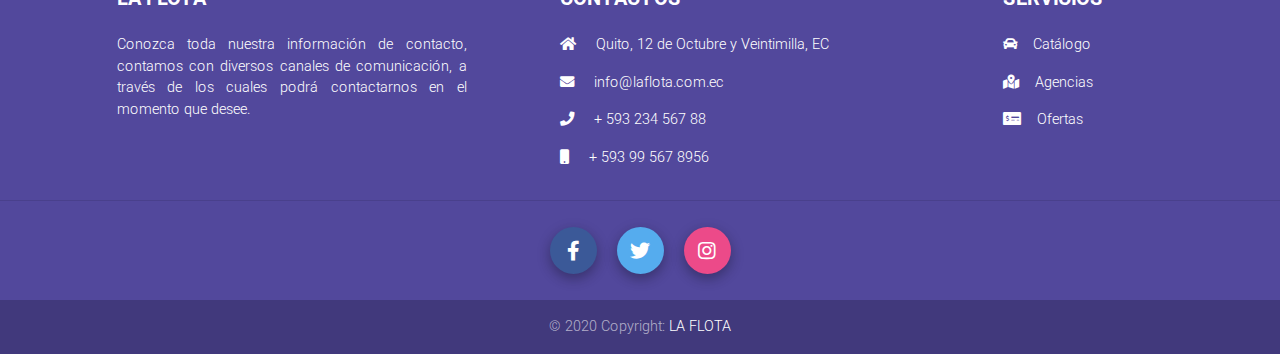
<file: catalogo.html>
<!DOCTYPE html>
<html lang="en">

<head>
    <meta charset="UTF-8">
    <meta name="viewport" content="width=device-width, initial-scale=1.0">
    <meta http-equiv="X-UA-Compatible" content="ie=edge">
    <meta http-equiv="Content-Type" content="text/html; charset=UTF-8">
    <title>Catálogo de Autos</title>
    <!-- Required meta tags always come first -->
    <meta name="viewport" content="width=device-width, initial-scale=1, shrink-to-fit=no">
    <meta http-equiv="x-ua-compatible" content="ie=edge">

    <title>Inicio</title>
    <!-- Font Awesome -->
    <link rel="stylesheet" href="./css/all.css">

    <!-- Bootstrap core CSS -->
    <link href="./css/bootstrap.min.css" rel="stylesheet">

    <!-- Material Design Bootstrap -->
    <link href="./css/mdb.min.css" rel="stylesheet">
    <link href="./css/styles.css" rel="stylesheet">

</head>

<body>

    <!-- Navbar -->
    <nav class="navbar navbar-expand-lg navbar-dark fixed-top scrolling-navbar" style="background-color:#52489C">
        <div class="container">
            <a class="navbar-brand font-weight-bold" href="index.html">
                <strong>LA FLOTA</strong>
            </a>
            <button class="navbar-toggler" type="button" data-toggle="collapse" data-target="#navbarSupportedContent-7"
                aria-controls="navbarSupportedContent-7" aria-expanded="false" aria-label="Toggle navigation">
                <span class="navbar-toggler-icon"></span>
            </button>
            <div class="collapse navbar-collapse" id="navbarSupportedContent-7">
                <ul class="navbar-nav mr-auto">
                    <li class="nav-item">
                        <a class="nav-link waves-effect waves-light" href="index.html">Inicio
                        </a>
                    </li>
                    <li class="nav-item active">
                        <a class="nav-link waves-effect waves-light" href="catalogo.html">Cátalogo de Autos<span
                                class="sr-only">(current)</span></a>
                    </li>
                    <li class="nav-item">
                        <a class="nav-link waves-effect waves-light" href="agencias.html">Red de Agencias</a>
                    </li>
                    <li class="nav-item">
                        <a class="nav-link waves-effect waves-light" href="ofertas.html">Ofertas</a>
                    </li>
                    <li class="nav-item">
                        <a class="nav-link waves-effect waves-light" href="nosotros.html">Sobre Nosotros</a>
                    </li>
                </ul>
                <form class="form-inline">
                    <div class="md-form my-0">
                        <!--<input class="form-control mr-sm-2" type="text" placeholder="Buscar" aria-label="Buscar">-->
                        <button class="btn btn-outline-white mr-sm-2 btn-rounded">Iniciar Sesión</button>
                    </div>
                </form>
            </div>
        </div>
    </nav>
    <!-- Navbar -->
    <br><br><br><br>

    <main>
        <div class="container">
            <div class="card-deck mb-3 text-center">
                <div class="card mb-2">
                    <img class="card-img-top" src="./resources/Auto1.svg" alt="Card image cap">
                    <div class="card-body text-center">
                        <h4 class="card-title font-weight-bold">CHEVROLET CAVALIER</h4>
                        <p class="card-text">Empezar desde 65.00$ / por día</p>
                        <!--Alquilar-->
                        <a type="button" class="btn btn-small btn-alquilar btn-rounded"
                            style="background-color: #52489C;">Alquilar</a><br><br>
                        <!--Facebook-->
                        <a type="button" class="btn-floating btn-small btn-fb "><i class="fab fa-facebook-f"></i></a>
                        <!--Twitter-->
                        <a type="button" class="btn-floating btn-small btn-tw"><i class="fab fa-twitter"></i></a>
                        <!--Google +-->
                        <a type="button" class="btn-floating btn-small btn-dribbble"><i
                                class="fab fa-instagram"></i></a>
                    </div>
                </div>

                <div class="card mb-2">
                    <img class="card-img-top" src="./resources/Auto2.svg" alt="Card image cap">
                    <div class="card-body text-center">
                        <h4 class="card-title font-weight-bold">HYUNDAI IONIQ</h4>
                        <p class="card-text">Empezar desde 80.00$ / por día.</p>
                        <!--Alquilar-->
                        <a type="button" class="btn btn-small btn-alquilar btn-rounded"
                            style="background-color: #52489C;">Alquilar</a><br><br>
                        <!--Facebook-->
                        <a type="button" class="btn-floating btn-small btn-fb "><i class="fab fa-facebook-f"></i></a>
                        <!--Twitter-->
                        <a type="button" class="btn-floating btn-small btn-tw"><i class="fab fa-twitter"></i></a>
                        <!--Google +-->
                        <a type="button" class="btn-floating btn-small btn-dribbble"><i
                                class="fab fa-instagram"></i></a>
                    </div>
                </div>

                <div class="card mb-2">
                    <img class="card-img-top" src="./resources/Auto3.svg" alt="Card image cap">
                    <div class="card-body text-center">
                        <h4 class="card-title font-weight-bold">CHEVROLET SAIL</h4>
                        <p class="card-text">Empezar desde 50.00$ / por día</p>
                        <!--Alquilar-->
                        <a type="button" class="btn btn-small btn-alquilar btn-rounded"
                            style="background-color: #52489C;">Alquilar</a><br><br>
                        <!--Facebook-->
                        <a type="button" class="btn-floating btn-small btn-fb "><i class="fab fa-facebook-f"></i></a>
                        <!--Twitter-->
                        <a type="button" class="btn-floating btn-small btn-tw"><i class="fab fa-twitter"></i></a>
                        <!--Google +-->
                        <a type="button" class="btn-floating btn-small btn-dribbble"><i
                                class="fab fa-instagram"></i></a>
                    </div>
                </div>
            </div>

            <div class="card-deck mb-3 text-center">
                <div class="card mb-4">
                    <img class="card-img-top" src="./resources/Auto4.svg" alt="Card image cap">
                    <div class="card-body text-center">
                        <h4 class="card-title font-weight-bold">CHEVROLET AVEO EMOTION</h4>
                        <p class="card-text">Empezar desde 55.00$ / por día</p>
                        <!--Alquilar-->
                        <a type="button" class="btn btn-small btn-alquilar btn-rounded"
                            style="background-color: #52489C;">Alquilar</a><br><br>
                        <!--Facebook-->
                        <a type="button" class="btn-floating btn-small btn-fb "><i class="fab fa-facebook-f"></i></a>
                        <!--Twitter-->
                        <a type="button" class="btn-floating btn-small btn-tw"><i class="fab fa-twitter"></i></a>
                        <!--Google +-->
                        <a type="button" class="btn-floating btn-small btn-dribbble"><i
                                class="fab fa-instagram"></i></a>
                    </div>
                </div>

                <div class="card mb-4">
                    <img class="card-img-top" src="./resources/Auto5.svg" alt="Card image cap">
                    <div class="card-body text-center">
                        <h4 class="card-title font-weight-bold">FORD EXPLORER</h4>
                        <p class="card-text">Empezar desde 120.00$ / por día.</p>
                        <!--Alquilar-->
                        <a type="button" class="btn btn-small btn-alquilar btn-rounded"
                            style="background-color: #52489C;">Alquilar</a><br><br>
                        <!--Facebook-->
                        <a type="button" class="btn-floating btn-small btn-fb "><i class="fab fa-facebook-f"></i></a>
                        <!--Twitter-->
                        <a type="button" class="btn-floating btn-small btn-tw"><i class="fab fa-twitter"></i></a>
                        <!--Google +-->
                        <a type="button" class="btn-floating btn-small btn-dribbble"><i
                                class="fab fa-instagram"></i></a>
                    </div>
                </div>

                <div class="card mb-4">
                    <img class="card-img-top" src="./resources/Auto6.svg" alt="Card image cap">
                    <div class="card-body text-center">
                        <h4 class="card-title font-weight-bold">HYUNDAI SANTA FE</h4>
                        <p class="card-text">Empezar desde 90.00$ / por día.</p>
                        <!--Alquilar-->
                        <a type="button" class="btn btn-small btn-alquilar btn-rounded"
                            style="background-color: #52489C;">Alquilar</a><br><br>
                        <!--Facebook-->
                        <a type="button" class="btn-floating btn-small btn-fb "><i class="fab fa-facebook-f"></i></a>
                        <!--Twitter-->
                        <a type="button" class="btn-floating btn-small btn-tw"><i class="fab fa-twitter"></i></a>
                        <!--Google +-->
                        <a type="button" class="btn-floating btn-small btn-dribbble"><i
                                class="fab fa-instagram"></i></a>
                    </div>
                </div>
            </div>

            <div class="card-deck mb-3 text-center">
                <div class="card mb-4">
                    <img class="card-img-top" src="./resources/Auto7.jpg" alt="Card image cap">
                    <div class="card-body text-center">
                        <h4 class="card-title font-weight-bold">KIA RIO R</h4>
                        <p class="card-text">Empezar desde 60.00$ / por día</p>
                        <!--Alquilar-->
                        <a type="button" class="btn btn-small btn-alquilar btn-rounded"
                            style="background-color: #52489C;">Alquilar</a><br><br>
                        <!--Facebook-->
                        <a type="button" class="btn-floating btn-small btn-fb "><i class="fab fa-facebook-f"></i></a>
                        <!--Twitter-->
                        <a type="button" class="btn-floating btn-small btn-tw"><i class="fab fa-twitter"></i></a>
                        <!--Google +-->
                        <a type="button" class="btn-floating btn-small btn-dribbble"><i
                                class="fab fa-instagram"></i></a>
                    </div>
                </div>

                <div class="card mb-4">
                    <img class="card-img-top" src="./resources/Auto8.jpg" alt="Card image cap">
                    <div class="card-body text-center">
                        <h4 class="card-title font-weight-bold">RENAULT DUSTER</h4>
                        <p class="card-text">Empezar desde 70.00$ / por día.</p>
                        <!--Alquilar-->
                        <a type="button" class="btn btn-small btn-alquilar btn-rounded"
                            style="background-color: #52489C;">Alquilar</a><br><br>
                        <!--Facebook-->
                        <a type="button" class="btn-floating btn-small btn-fb "><i class="fab fa-facebook-f"></i></a>
                        <!--Twitter-->
                        <a type="button" class="btn-floating btn-small btn-tw"><i class="fab fa-twitter"></i></a>
                        <!--Google +-->
                        <a type="button" class="btn-floating btn-small btn-dribbble"><i
                                class="fab fa-instagram"></i></a>
                    </div>
                </div>

                <div class="card mb-4">
                    <img class="card-img-top" src="./resources/Auto9.jpg" alt="Card image cap">
                    <div class="card-body text-center">
                        <h4 class="card-title font-weight-bold">GRAND VITARA SZ</h4>
                        <p class="card-text">Empezar desde 85.00$ / por día.</p>
                        <!--Alquilar-->
                        <a type="button" class="btn btn-small btn-alquilar btn-rounded"
                            style="background-color: #52489C;">Alquilar</a><br><br>
                        <!--Facebook-->
                        <a type="button" class="btn-floating btn-small btn-fb "><i class="fab fa-facebook-f"></i></a>
                        <!--Twitter-->
                        <a type="button" class="btn-floating btn-small btn-tw"><i class="fab fa-twitter"></i></a>
                        <!--Google +-->
                        <a type="button" class="btn-floating btn-small btn-dribbble"><i
                                class="fab fa-instagram"></i></a>
                    </div>
                </div>
            </div>

            <div class="card-deck mb-3 text-center">
                <div class="card mb-4">
                    <img class="card-img-top" src="./resources/Auto10.jpg" alt="Card image cap">
                    <div class="card-body text-center">
                        <h4 class="card-title font-weight-bold">HYUNDAI H1</h4>
                        <p class="card-text">Empezar desde 120.00$ / por día</p>
                        <!--Alquilar-->
                        <a type="button" class="btn btn-small btn-alquilar btn-rounded"
                            style="background-color: #52489C;">Alquilar</a><br><br>
                        <!--Facebook-->
                        <a type="button" class="btn-floating btn-small btn-fb "><i class="fab fa-facebook-f"></i></a>
                        <!--Twitter-->
                        <a type="button" class="btn-floating btn-small btn-tw"><i class="fab fa-twitter"></i></a>
                        <!--Google +-->
                        <a type="button" class="btn-floating btn-small btn-dribbble"><i
                                class="fab fa-instagram"></i></a>
                    </div>
                </div>

                <div class="card mb-4">
                    <img class="card-img-top" src="./resources/Auto11.jpg" alt="Card image cap">
                    <div class="card-body text-center">
                        <h4 class="card-title font-weight-bold">CHEVROLET VAN N300</h4>
                        <p class="card-text">Empezar desde 70.00$ / por día.</p>
                        <!--Alquilar-->
                        <a type="button" class="btn btn-small btn-alquilar btn-rounded"
                            style="background-color: #52489C;">Alquilar</a><br><br>
                        <!--Facebook-->
                        <a type="button" class="btn-floating btn-small btn-fb "><i class="fab fa-facebook-f"></i></a>
                        <!--Twitter-->
                        <a type="button" class="btn-floating btn-small btn-tw"><i class="fab fa-twitter"></i></a>
                        <!--Google +-->
                        <a type="button" class="btn-floating btn-small btn-dribbble"><i
                                class="fab fa-instagram"></i></a>
                    </div>
                </div>

                <div class="card mb-4">
                    <img class="card-img-top" src="./resources/Auto12.jpg" alt="Card image cap">
                    <div class="card-body text-center">
                        <h4 class="card-title font-weight-bold">CHEVROLET ORLANDO</h4>
                        <p class="card-text">Empezar desde 90.00$ / por día.</p>
                        <!--Alquilar-->
                        <a type="button" class="btn btn-small btn-alquilar btn-rounded"
                            style="background-color: #52489C;">Alquilar</a><br><br>
                        <!--Facebook-->
                        <a type="button" class="btn-floating btn-small btn-fb "><i class="fab fa-facebook-f"></i></a>
                        <!--Twitter-->
                        <a type="button" class="btn-floating btn-small btn-tw"><i class="fab fa-twitter"></i></a>
                        <!--Google +-->
                        <a type="button" class="btn-floating btn-small btn-dribbble"><i
                                class="fab fa-instagram"></i></a>
                    </div>
                </div>
            </div>

            <div class="card-deck mb-3 text-center">
                <div class="card mb-4">
                    <img class="card-img-top" src="./resources/Auto13.png" alt="Card image cap">
                    <div class="card-body text-center">
                        <h4 class="card-title font-weight-bold">TOYOTA FORTUNER</h4>
                        <p class="card-text">Empezar desde 100.00$ / por día</p>
                        <!--Alquilar-->
                        <a type="button" class="btn btn-small btn-alquilar btn-rounded"
                            style="background-color: #52489C;">Alquilar</a><br><br>
                        <!--Facebook-->
                        <a type="button" class="btn-floating btn-small btn-fb "><i class="fab fa-facebook-f"></i></a>
                        <!--Twitter-->
                        <a type="button" class="btn-floating btn-small btn-tw"><i class="fab fa-twitter"></i></a>
                        <!--Google +-->
                        <a type="button" class="btn-floating btn-small btn-dribbble"><i
                                class="fab fa-instagram"></i></a>
                    </div>
                </div>

                <div class="card mb-4">
                    <img class="card-img-top" src="./resources/Auto14.png" alt="Card image cap">
                    <div class="card-body text-center">
                        <h4 class="card-title font-weight-bold">Chevrolet D – MAX</h4>
                        <p class="card-text">Empezar desde 95.00$ / por día.</p>
                        <!--Alquilar-->
                        <a type="button" class="btn btn-small btn-alquilar btn-rounded"
                            style="background-color: #52489C;">Alquilar</a><br><br>
                        <!--Facebook-->
                        <a type="button" class="btn-floating btn-small btn-fb "><i class="fab fa-facebook-f"></i></a>
                        <!--Twitter-->
                        <a type="button" class="btn-floating btn-small btn-tw"><i class="fab fa-twitter"></i></a>
                        <!--Google +-->
                        <a type="button" class="btn-floating btn-small btn-dribbble"><i
                                class="fab fa-instagram"></i></a>
                    </div>
                </div>

                <div class="card mb-4">
                    <img class="card-img-top" src="./resources/Auto15.png" alt="Card image cap">
                    <div class="card-body text-center">
                        <h4 class="card-title font-weight-bold">KIA CERATO</h4>
                        <p class="card-text">Empezar desde 90.00$ / por día.</p>
                        <!--Alquilar-->
                        <a type="button" class="btn btn-small btn-alquilar btn-rounded"
                            style="background-color: #52489C;">Alquilar</a><br><br>
                        <!--Facebook-->
                        <a type="button" class="btn-floating btn-small btn-fb "><i class="fab fa-facebook-f"></i></a>
                        <!--Twitter-->
                        <a type="button" class="btn-floating btn-small btn-tw"><i class="fab fa-twitter"></i></a>
                        <!--Google +-->
                        <a type="button" class="btn-floating btn-small btn-dribbble"><i
                                class="fab fa-instagram"></i></a>
                    </div>
                </div>
            </div>

            <div class="card-deck mb-3 text-center">
                <div class="card mb-4">
                    <img class="card-img-top" src="./resources/Auto16.png" alt="Card image cap">
                    <div class="card-body text-center">
                        <h4 class="card-title font-weight-bold">Mazda BT – 50</h4>
                        <p class="card-text">Empezar desde 95.00$ / por día</p>
                        <!--Alquilar-->
                        <a type="button" class="btn btn-small btn-alquilar btn-rounded"
                            style="background-color: #52489C;">Alquilar</a><br><br>
                        <!--Facebook-->
                        <a type="button" class="btn-floating btn-small btn-fb "><i class="fab fa-facebook-f"></i></a>
                        <!--Twitter-->
                        <a type="button" class="btn-floating btn-small btn-tw"><i class="fab fa-twitter"></i></a>
                        <!--Google +-->
                        <a type="button" class="btn-floating btn-small btn-dribbble"><i
                                class="fab fa-instagram"></i></a>
                    </div>
                </div>

                <div class="card mb-4">
                    <img class="card-img-top" src="./resources/Auto17.png" alt="Card image cap">
                    <div class="card-body text-center">
                        <h4 class="card-title font-weight-bold">KIA SPORTAGE ACTIVE</h4>
                        <p class="card-text">Empezar desde 75.00$ / por día.</p>
                        <!--Alquilar-->
                        <a type="button" class="btn btn-small btn-alquilar btn-rounded"
                            style="background-color: #52489C;">Alquilar</a><br><br>
                        <!--Facebook-->
                        <a type="button" class="btn-floating btn-small btn-fb "><i class="fab fa-facebook-f"></i></a>
                        <!--Twitter-->
                        <a type="button" class="btn-floating btn-small btn-tw"><i class="fab fa-twitter"></i></a>
                        <!--Google +-->
                        <a type="button" class="btn-floating btn-small btn-dribbble"><i
                                class="fab fa-instagram"></i></a>
                    </div>
                </div>

                <div class="card mb-4">
                    <img class="card-img-top" src="./resources/Auto18.png" alt="Card image cap">
                    <div class="card-body text-center">
                        <h4 class="card-title font-weight-bold">KIA SPORTAGE R</h4>
                        <p class="card-text">Empezar desde 80.00$ / por día.</p>
                        <!--Alquilar-->
                        <a type="button" class="btn btn-small btn-alquilar btn-rounded"
                            style="background-color: #52489C;">Alquilar</a><br><br>
                        <!--Facebook-->
                        <a type="button" class="btn-floating btn-small btn-fb "><i class="fab fa-facebook-f"></i></a>
                        <!--Twitter-->
                        <a type="button" class="btn-floating btn-small btn-tw"><i class="fab fa-twitter"></i></a>
                        <!--Google +-->
                        <a type="button" class="btn-floating btn-small btn-dribbble"><i
                                class="fab fa-instagram"></i></a>
                    </div>
                </div>
            </div>


        </div>





    </main>


    <!-- Footer -->
    <footer class="page-footer font-small pt-4" style="background-color: #52489C;">

        <!-- Footer Links -->
        <div class="container text-center text-md-left">

            <!-- Grid row -->
            <div class="row">

                <!-- Grid column -->
                <div class="col-md-4 mx-auto">

                    <!-- Content -->
                    <h5 class="font-weight-bold text-uppercase mt-3 mb-4 ">LA FLOTA</h5>
                    <p class="text-justify">Conozca toda nuestra información de contacto, contamos con diversos canales
                        de
                        comunicación, a través de los cuales podrá contactarnos en el momento que desee.</p>

                </div>
                <!-- Grid column -->

                <hr class="clearfix w-100 d-md-none">

                <!-- Grid column -->
                <div class="col-md-4 mx-auto">

                    <!-- Links -->
                    <h5 class="font-weight-bold text-uppercase mt-3 mb-4">Contactos</h5>

                    <ul class="list-unstyled">
                        <li>
                            <p>
                                <i class="fas fa-home mr-3"></i> Quito, 12 de Octubre y Veintimilla, EC</p>
                        </li>
                        <li>
                            <p>
                                <i class="fas fa-envelope mr-3"></i> info@laflota.com.ec</p>
                        </li>
                        <li>
                            <p>
                                <i class="fas fa-phone mr-3"></i> + 593 234 567 88</p>
                        </li>
                        <li>
                            <p>
                                <i class="fas fa-mobile mr-3"></i> + 593 99 567 8956</p>
                        </li>
                    </ul>

                </div>
                <!-- Grid column -->

                <hr class="clearfix w-100 d-md-none">

                <!-- Grid column -->
                <div class="col-md-2 mx-auto">

                    <!-- Links -->
                    <h5 class="font-weight-bold text-uppercase mt-3 mb-4">Servicios</h5>

                    <ul class="list-unstyled">
                        <li>
                            <p><i class="fas fa-car mr-3"></i><a href="#">Catálogo</a></p>
                        </li>
                        <li>
                            <p><i class="fas fa-map-marked-alt mr-3"></i><a href="#">Agencias</a></p>
                        </li>
                        <li>
                            <p><i class="fas fa-money-check-alt mr-3"></i><a href="#">Ofertas</a></p>
                        </li>
                    </ul>

                </div>
                <!-- Grid column -->

            </div>
            <!-- Grid row -->

        </div>
        <!-- Footer Links -->
        <hr>

        <!-- Social buttons -->
        <ul class="list-unstyled list-inline text-center">
            <li class="list-inline-item">
                <a class="btn-floating btn-fb mx-1">
                    <i class="fab fa-facebook-f"> </i>
                </a>
            </li>
            <li class="list-inline-item">
                <a class="btn-floating btn-tw mx-1">
                    <i class="fab fa-twitter"> </i>
                </a>
            </li>
            <li class="list-inline-item">
                <a class="btn-floating btn-dribbble mx-1">
                    <i class="fab fa-instagram"> </i>
                </a>
            </li>
        </ul>
        <!-- Social buttons -->

        <!-- Copyright -->
        <div class="footer-copyright text-center py-3">© 2020 Copyright:
            <a href="#"> LA FLOTA</a>
        </div>
        <!-- Copyright -->

    </footer>
    <!-- Footer -->


    <!-- SCRIPTS -->
    <!-- JQuery -->
    <script type="text/javascript" src="./css/jquery-3.3.1.min.js.descarga"></script>
    <!-- Tooltips -->
    <script type="text/javascript" src="./css/popper.min.js.descarga"></script>
    <!-- Bootstrap core JavaScript -->
    <script type="text/javascript" src="./css/bootstrap.min.js.descarga"></script>
    <!-- MDB core JavaScript -->
    <script type="text/javascript" src="./css/mdb.min.js.descarga"></script>
    <div class="hiddendiv common"></div>
    <script>
        new WOW().init();
    </script>
</body>

</html>
</file>
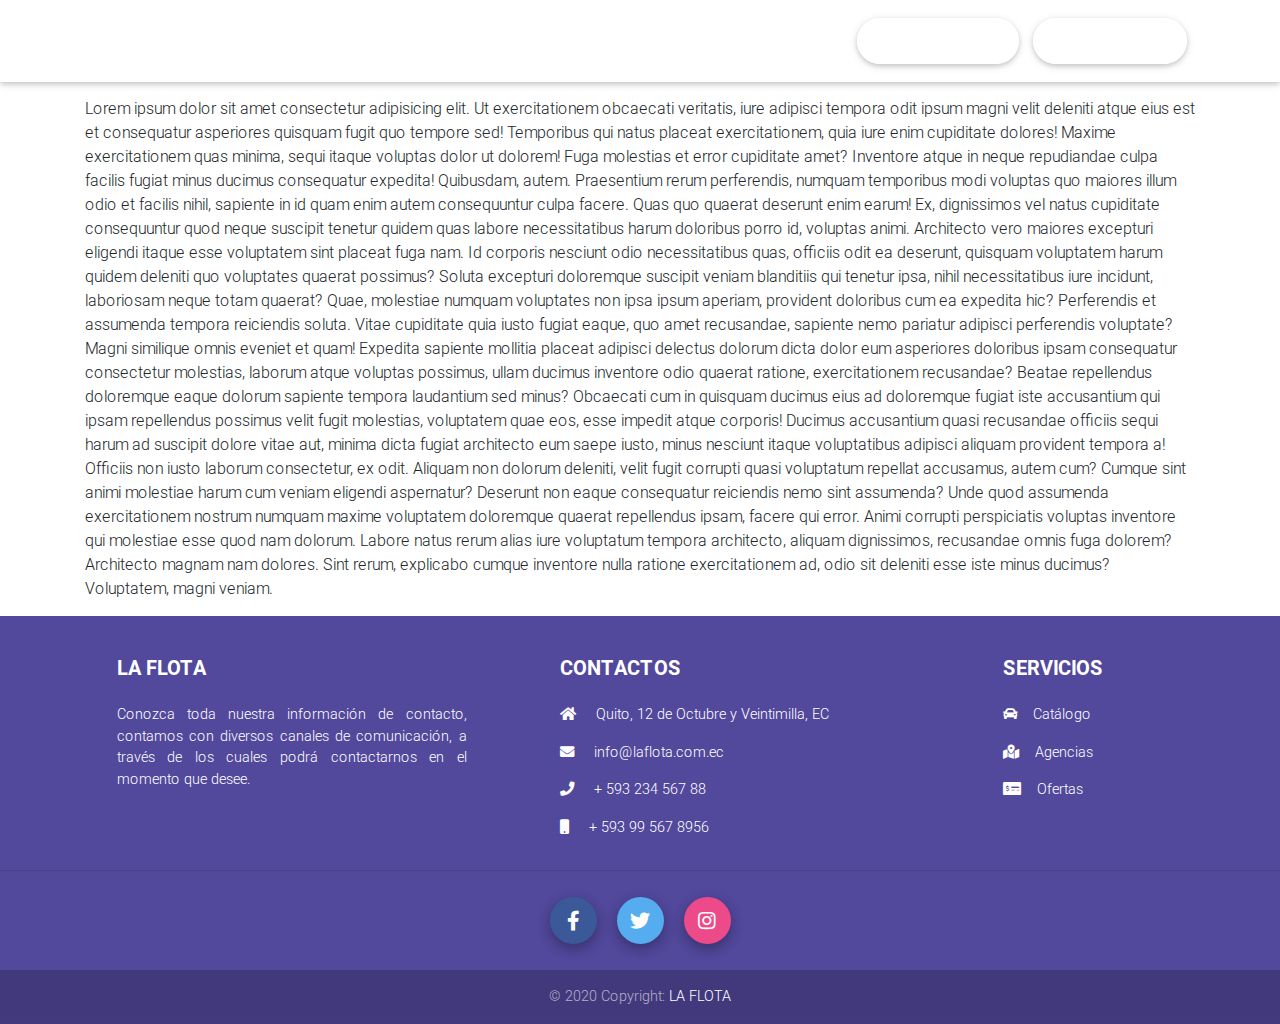
<file: nosotros.html>
<!DOCTYPE html>
<html lang="en">

<head>
    <meta charset="UTF-8">
    <meta name="viewport" content="width=device-width, initial-scale=1.0">
    <meta http-equiv="X-UA-Compatible" content="ie=edge">
    <meta http-equiv="Content-Type" content="text/html; charset=UTF-8">
    <title>Sobre Nosotros</title>
    <!-- Required meta tags always come first -->
    <meta name="viewport" content="width=device-width, initial-scale=1, shrink-to-fit=no">
    <meta http-equiv="x-ua-compatible" content="ie=edge">
    <!-- Font Awesome -->
    <link rel="stylesheet" href="./css/all.css">

    <!-- Bootstrap core CSS -->
    <link href="./css/bootstrap.min.css" rel="stylesheet">

    <!-- Material Design Bootstrap -->
    <link href="./css/mdb.min.css" rel="stylesheet">
    <link href="./css/styles.css" rel="stylesheet">

</head>

<body>

    <!-- Navbar -->
    <nav class="navbar navbar-expand-lg navbar-dark fixed-top scrolling-navbar" style="background-color:#52489C">
        <div class="container">
            <a class="navbar-brand font-weight-bold" href="index.html">
                <strong>LA FLOTA</strong>
            </a>
            <button class="navbar-toggler" type="button" data-toggle="collapse" data-target="#navbarSupportedContent-7"
                aria-controls="navbarSupportedContent-7" aria-expanded="false" aria-label="Toggle navigation">
                <span class="navbar-toggler-icon"></span>
            </button>
            <div class="collapse navbar-collapse" id="navbarSupportedContent-7">
                <ul class="navbar-nav mr-auto">
                    <li class="nav-item">
                        <a class="nav-link waves-effect waves-light" href="index.html">Inicio
                        </a>
                    </li>
                    <li class="nav-item">
                        <a class="nav-link waves-effect waves-light" href="catalogo.html">Cátalogo de Autos</a>
                    </li>
                    <li class="nav-item">
                        <a class="nav-link waves-effect waves-light" href="agencias.html">Red de Agencias</a>
                    </li>
                    <li class="nav-item">
                        <a class="nav-link waves-effect waves-light" href="ofertas.html">Ofertas</a>
                    </li>
                    <li class="nav-item active">
                        <a class="nav-link waves-effect waves-light" href="nosotros.html">Sobre Nosotros<span
                            class="sr-only">(current)</span></a>
                    </li>
                </ul>
                <div class="md-form my-0">
                    <!--<input class="form-control mr-sm-2" type="text" placeholder="Buscar" aria-label="Buscar">-->
                    <button class="btn btn-outline-white mr-sm-2 btn-rounded" data-toggle="modal"
                        data-target="#modalLoginForm">Iniciar Sesión</button>
                </div>


                <div class="md-form my-0">
                    <button class="btn btn-outline-white mr-sm-2 btn-rounded" data-toggle="modal"
                        data-target="#modalRegisterForm">Registrarse</button>
                </div>
            </div>
        </div>
    </nav>
    <!-- Navbar -->
    <!--Modal login-->
    <div class="modal fade" id="modalLoginForm" tabindex="-1" role="dialog" aria-labelledby="myModalLabel"
        aria-hidden="true">
        <div class="modal-dialog" role="document">
            <div class="modal-content">
                <div class="modal-header text-center">
                    <h4 class="modal-title w-100 font-weight-bold">Iniciar Sesión</h4>
                    <button type="button" class="close" data-dismiss="modal" aria-label="Close">
                        <span aria-hidden="true">&times;</span>
                    </button>
                </div>
                <div class="modal-body mx-3">
                    <div class="md-form mb-5">
                        <i class="fas fa-envelope prefix grey-text"></i>
                        <input type="email" id="defaultForm-email" class="form-control validate">
                        <label data-error="wrong" data-success="right" for="defaultForm-email"
                            style="color: black;">Email</label>
                    </div>

                    <div class="md-form mb-4">
                        <i class="fas fa-lock prefix grey-text"></i>
                        <input type="password" id="defaultForm-pass" class="form-control validate">
                        <label data-error="wrong" data-success="right" for="defaultForm-pass"
                            style="color: black;">Contraseña</label>
                    </div>

                </div>
                <div class="modal-footer d-flex justify-content-center">
                    <button class="btn" style="background-color: #52489C;">Aceptar</button>
                </div>
            </div>
        </div>
    </div>
    <!--/Modal Login-->
    <!--Modal Register-->
    <div class="modal fade" id="modalRegisterForm" tabindex="-1" role="dialog" aria-labelledby="myModalLabel"
        aria-hidden="true">
        <div class="modal-dialog" role="document">
            <div class="modal-content">
                <div class="modal-header text-center">
                    <h4 class="modal-title w-100 font-weight-bold">Registrarse</h4>
                    <button type="button" class="close" data-dismiss="modal" aria-label="Close">
                        <span aria-hidden="true">&times;</span>
                    </button>
                </div>
                <div class="modal-body mx-3">
                    <div class="md-form mb-5">
                        <i class="fas fa-user prefix grey-text"></i>
                        <input type="text" id="orangeForm-name" class="form-control validate">
                        <label data-error="wrong" data-success="right" for="orangeForm-name"
                            style="color: black;">Nombre</label>
                    </div>
                    <div class="md-form mb-5">
                        <i class="fas fa-envelope prefix grey-text"></i>
                        <input type="email" id="orangeForm-email" class="form-control validate">
                        <label data-error="wrong" data-success="right" for="orangeForm-email"
                            style="color: black;">Email</label>
                    </div>

                    <div class="md-form mb-4">
                        <i class="fas fa-lock prefix grey-text"></i>
                        <input type="password" id="orangeForm-pass" class="form-control validate">
                        <label data-error="wrong" data-success="right" for="orangeForm-pass"
                            style="color: black;">Contraseña</label>
                    </div>

                </div>
                <div class="modal-footer d-flex justify-content-center">
                    <button class="btn" style="background-color: #52489C;">Registrarse</button>
                </div>
            </div>
        </div>
    </div>
    <!--/Modal Register-->
    <br><br><br><br>

    <!--Main-->
    <main>
        <div class="container">
            <p>
                Lorem ipsum dolor sit amet consectetur adipisicing elit. Ut exercitationem obcaecati veritatis, iure adipisci tempora odit ipsum magni velit deleniti atque eius est et consequatur asperiores quisquam fugit quo tempore sed! Temporibus qui natus placeat exercitationem, quia iure enim cupiditate dolores! Maxime exercitationem quas minima, sequi itaque voluptas dolor ut dolorem! Fuga molestias et error cupiditate amet? Inventore atque in neque repudiandae culpa facilis fugiat minus ducimus consequatur expedita! Quibusdam, autem. Praesentium rerum perferendis, numquam temporibus modi voluptas quo maiores illum odio et facilis nihil, sapiente in id quam enim autem consequuntur culpa facere. Quas quo quaerat deserunt enim earum! Ex, dignissimos vel natus cupiditate consequuntur quod neque suscipit tenetur quidem quas labore necessitatibus harum doloribus porro id, voluptas animi. Architecto vero maiores excepturi eligendi itaque esse voluptatem sint placeat fuga nam. Id corporis nesciunt odio necessitatibus quas, officiis odit ea deserunt, quisquam voluptatem harum quidem deleniti quo voluptates quaerat possimus? Soluta excepturi doloremque suscipit veniam blanditiis qui tenetur ipsa, nihil necessitatibus iure incidunt, laboriosam neque totam quaerat? Quae, molestiae numquam voluptates non ipsa ipsum aperiam, provident doloribus cum ea expedita hic? Perferendis et assumenda tempora reiciendis soluta. Vitae cupiditate quia iusto fugiat eaque, quo amet recusandae, sapiente nemo pariatur adipisci perferendis voluptate? Magni similique omnis eveniet et quam! Expedita sapiente mollitia placeat adipisci delectus dolorum dicta dolor eum asperiores doloribus ipsam consequatur consectetur molestias, laborum atque voluptas possimus, ullam ducimus inventore odio quaerat ratione, exercitationem recusandae? Beatae repellendus doloremque eaque dolorum sapiente tempora laudantium sed minus? Obcaecati cum in quisquam ducimus eius ad doloremque fugiat iste accusantium qui ipsam repellendus possimus velit fugit molestias, voluptatem quae eos, esse impedit atque corporis! Ducimus accusantium quasi recusandae officiis sequi harum ad suscipit dolore vitae aut, minima dicta fugiat architecto eum saepe iusto, minus nesciunt itaque voluptatibus adipisci aliquam provident tempora a! Officiis non iusto laborum consectetur, ex odit. Aliquam non dolorum deleniti, velit fugit corrupti quasi voluptatum repellat accusamus, autem cum? Cumque sint animi molestiae harum cum veniam eligendi aspernatur? Deserunt non eaque consequatur reiciendis nemo sint assumenda? Unde quod assumenda exercitationem nostrum numquam maxime voluptatem doloremque quaerat repellendus ipsam, facere qui error. Animi corrupti perspiciatis voluptas inventore qui molestiae esse quod nam dolorum. Labore natus rerum alias iure voluptatum tempora architecto, aliquam dignissimos, recusandae omnis fuga dolorem? Architecto magnam nam dolores. Sint rerum, explicabo cumque inventore nulla ratione exercitationem ad, odio sit deleniti esse iste minus ducimus? Voluptatem, magni veniam.
            </p>

        </div>
    </main>
    <!--/Main-->

    <!-- Footer -->
    <footer class="page-footer font-small pt-4" style="background-color: #52489C;">

        <!-- Footer Links -->
        <div class="container text-center text-md-left">

            <!-- Grid row -->
            <div class="row">

                <!-- Grid column -->
                <div class="col-md-4 mx-auto">

                    <!-- Content -->
                    <h5 class="font-weight-bold text-uppercase mt-3 mb-4 ">LA FLOTA</h5>
                    <p class="text-justify">Conozca toda nuestra información de contacto, contamos con diversos canales
                        de
                        comunicación, a través de los cuales podrá contactarnos en el momento que desee.</p>

                </div>
                <!-- Grid column -->

                <hr class="clearfix w-100 d-md-none">

                <!-- Grid column -->
                <div class="col-md-4 mx-auto">

                    <!-- Links -->
                    <h5 class="font-weight-bold text-uppercase mt-3 mb-4">Contactos</h5>

                    <ul class="list-unstyled">
                        <li>
                            <p>
                                <i class="fas fa-home mr-3"></i> Quito, 12 de Octubre y Veintimilla, EC</p>
                        </li>
                        <li>
                            <p>
                                <i class="fas fa-envelope mr-3"></i> info@laflota.com.ec</p>
                        </li>
                        <li>
                            <p>
                                <i class="fas fa-phone mr-3"></i> + 593 234 567 88</p>
                        </li>
                        <li>
                            <p>
                                <i class="fas fa-mobile mr-3"></i> + 593 99 567 8956</p>
                        </li>
                    </ul>

                </div>
                <!-- Grid column -->

                <hr class="clearfix w-100 d-md-none">

                <!-- Grid column -->
                <div class="col-md-2 mx-auto">

                    <!-- Links -->
                    <h5 class="font-weight-bold text-uppercase mt-3 mb-4">Servicios</h5>

                    <ul class="list-unstyled">
                        <li>
                            <p><i class="fas fa-car mr-3"></i><a href="#">Catálogo</a></p>
                        </li>
                        <li>
                            <p><i class="fas fa-map-marked-alt mr-3"></i><a href="#">Agencias</a></p>
                        </li>
                        <li>
                            <p><i class="fas fa-money-check-alt mr-3"></i><a href="#">Ofertas</a></p>
                        </li>
                    </ul>

                </div>
                <!-- Grid column -->

            </div>
            <!-- Grid row -->

        </div>
        <!-- Footer Links -->
        <hr>

        <!-- Social buttons -->
        <ul class="list-unstyled list-inline text-center">
            <li class="list-inline-item">
                <a class="btn-floating btn-fb mx-1">
                    <i class="fab fa-facebook-f"> </i>
                </a>
            </li>
            <li class="list-inline-item">
                <a class="btn-floating btn-tw mx-1">
                    <i class="fab fa-twitter"> </i>
                </a>
            </li>
            <li class="list-inline-item">
                <a class="btn-floating btn-dribbble mx-1">
                    <i class="fab fa-instagram"> </i>
                </a>
            </li>
        </ul>
        <!-- Social buttons -->

        <!-- Copyright -->
        <div class="footer-copyright text-center py-3">© 2020 Copyright:
            <a href="#"> LA FLOTA</a>
        </div>
        <!-- Copyright -->

    </footer>
    <!-- Footer -->

    <!-- SCRIPTS -->
    <!-- JQuery -->
    <script type="text/javascript" src="./css/jquery-3.3.1.min.js.descarga"></script>
    <!-- Tooltips -->
    <script type="text/javascript" src="./css/popper.min.js.descarga"></script>
    <!-- Bootstrap core JavaScript -->
    <script type="text/javascript" src="./css/bootstrap.min.js.descarga"></script>
    <!-- MDB core JavaScript -->
    <script type="text/javascript" src="./css/mdb.min.js.descarga"></script>
    <div class="hiddendiv common"></div>
    <script>
        new WOW().init();
    </script>

</body>

</html>
</file>
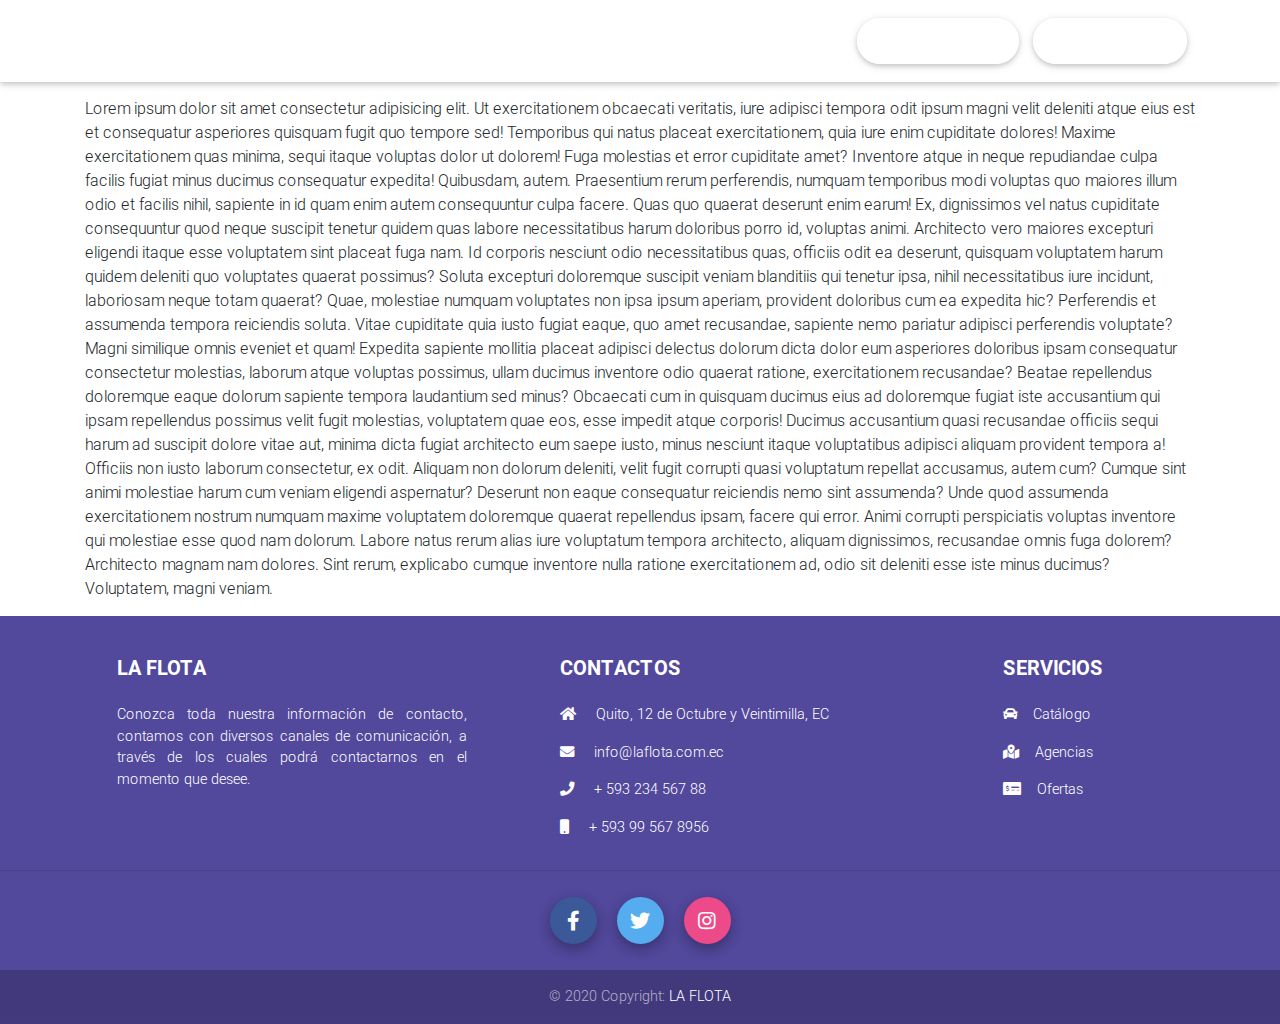
<file: ofertas.html>
<!DOCTYPE html>
<html lang="en">

<head>
  <meta charset="UTF-8">
  <meta name="viewport" content="width=device-width, initial-scale=1.0">
  <meta http-equiv="X-UA-Compatible" content="ie=edge">
  <meta http-equiv="Content-Type" content="text/html; charset=UTF-8">
  <title>Ofertas</title>
  <!-- Required meta tags always come first -->
  <meta name="viewport" content="width=device-width, initial-scale=1, shrink-to-fit=no">
  <meta http-equiv="x-ua-compatible" content="ie=edge">

  <title>Inicio</title>
  <!-- Font Awesome -->
  <link rel="stylesheet" href="./css/all.css">

  <!-- Bootstrap core CSS -->
  <link href="./css/bootstrap.min.css" rel="stylesheet">

  <!-- Material Design Bootstrap -->
  <link href="./css/mdb.min.css" rel="stylesheet">
  <link href="./css/styles.css" rel="stylesheet">

</head>

<body>
  <!-- Navbar -->
  <nav class="navbar navbar-expand-lg navbar-dark fixed-top scrolling-navbar" style="background-color:#52489C">
    <div class="container">
      <a class="navbar-brand font-weight-bold" href="index.html">
        <strong>LA FLOTA</strong>
      </a>
      <button class="navbar-toggler" type="button" data-toggle="collapse" data-target="#navbarSupportedContent-7"
        aria-controls="navbarSupportedContent-7" aria-expanded="false" aria-label="Toggle navigation">
        <span class="navbar-toggler-icon"></span>
      </button>
      <div class="collapse navbar-collapse" id="navbarSupportedContent-7">
        <ul class="navbar-nav mr-auto">
          <li class="nav-item">
            <a class="nav-link waves-effect waves-light" href="index.html">Inicio
            </a>
          </li>
          <li class="nav-item">
            <a class="nav-link waves-effect waves-light" href="catalogo.html">Cátalogo de Autos</a>
          </li>
          <li class="nav-item">
            <a class="nav-link waves-effect waves-light" href="agencias.html">Red de Agencias</a>
          </li>
          <li class="nav-item active">
            <a class="nav-link waves-effect waves-light" href="ofertas.html">Ofertas<span
              class="sr-only">(current)</span></a>
          </li>
          <li class="nav-item">
            <a class="nav-link waves-effect waves-light" href="nosotros.html">Sobre Nosotros</a>
          </li>
        </ul>
        <div class="md-form my-0">
          <!--<input class="form-control mr-sm-2" type="text" placeholder="Buscar" aria-label="Buscar">-->
          <button class="btn btn-outline-white mr-sm-2 btn-rounded" data-toggle="modal"
            data-target="#modalLoginForm">Iniciar Sesión</button>
        </div>


        <div class="md-form my-0">
          <button class="btn btn-outline-white mr-sm-2 btn-rounded" data-toggle="modal"
            data-target="#modalRegisterForm">Registrarse</button>
        </div>
      </div>
    </div>
  </nav>
  <!-- Navbar -->
  <!--Modal login-->
  <div class="modal fade" id="modalLoginForm" tabindex="-1" role="dialog" aria-labelledby="myModalLabel"
    aria-hidden="true">
    <div class="modal-dialog" role="document">
      <div class="modal-content">
        <div class="modal-header text-center">
          <h4 class="modal-title w-100 font-weight-bold">Iniciar Sesión</h4>
          <button type="button" class="close" data-dismiss="modal" aria-label="Close">
            <span aria-hidden="true">&times;</span>
          </button>
        </div>
        <div class="modal-body mx-3">
          <div class="md-form mb-5">
            <i class="fas fa-envelope prefix grey-text"></i>
            <input type="email" id="defaultForm-email" class="form-control validate">
            <label data-error="wrong" data-success="right" for="defaultForm-email" style="color: black;">Email</label>
          </div>

          <div class="md-form mb-4">
            <i class="fas fa-lock prefix grey-text"></i>
            <input type="password" id="defaultForm-pass" class="form-control validate">
            <label data-error="wrong" data-success="right" for="defaultForm-pass"
              style="color: black;">Contraseña</label>
          </div>

        </div>
        <div class="modal-footer d-flex justify-content-center">
          <button class="btn" style="background-color: #52489C;">Aceptar</button>
        </div>
      </div>
    </div>
  </div>
  <!--/Modal Login-->
  <!--Modal Register-->
  <div class="modal fade" id="modalRegisterForm" tabindex="-1" role="dialog" aria-labelledby="myModalLabel"
    aria-hidden="true">
    <div class="modal-dialog" role="document">
      <div class="modal-content">
        <div class="modal-header text-center">
          <h4 class="modal-title w-100 font-weight-bold">Registrarse</h4>
          <button type="button" class="close" data-dismiss="modal" aria-label="Close">
            <span aria-hidden="true">&times;</span>
          </button>
        </div>
        <div class="modal-body mx-3">
          <div class="md-form mb-5">
            <i class="fas fa-user prefix grey-text"></i>
            <input type="text" id="orangeForm-name" class="form-control validate">
            <label data-error="wrong" data-success="right" for="orangeForm-name" style="color: black;">Nombre</label>
          </div>
          <div class="md-form mb-5">
            <i class="fas fa-envelope prefix grey-text"></i>
            <input type="email" id="orangeForm-email" class="form-control validate">
            <label data-error="wrong" data-success="right" for="orangeForm-email" style="color: black;">Email</label>
          </div>

          <div class="md-form mb-4">
            <i class="fas fa-lock prefix grey-text"></i>
            <input type="password" id="orangeForm-pass" class="form-control validate">
            <label data-error="wrong" data-success="right" for="orangeForm-pass"
              style="color: black;">Contraseña</label>
          </div>

        </div>
        <div class="modal-footer d-flex justify-content-center">
          <button class="btn" style="background-color: #52489C;">Registrarse</button>
        </div>
      </div>
    </div>
  </div>
  <!--/Modal Register-->
  <br><br><br><br>

   <!--Main-->
   <main>
    <div class="container">
        <p>
            Lorem ipsum dolor sit amet consectetur adipisicing elit. Ut exercitationem obcaecati veritatis, iure adipisci tempora odit ipsum magni velit deleniti atque eius est et consequatur asperiores quisquam fugit quo tempore sed! Temporibus qui natus placeat exercitationem, quia iure enim cupiditate dolores! Maxime exercitationem quas minima, sequi itaque voluptas dolor ut dolorem! Fuga molestias et error cupiditate amet? Inventore atque in neque repudiandae culpa facilis fugiat minus ducimus consequatur expedita! Quibusdam, autem. Praesentium rerum perferendis, numquam temporibus modi voluptas quo maiores illum odio et facilis nihil, sapiente in id quam enim autem consequuntur culpa facere. Quas quo quaerat deserunt enim earum! Ex, dignissimos vel natus cupiditate consequuntur quod neque suscipit tenetur quidem quas labore necessitatibus harum doloribus porro id, voluptas animi. Architecto vero maiores excepturi eligendi itaque esse voluptatem sint placeat fuga nam. Id corporis nesciunt odio necessitatibus quas, officiis odit ea deserunt, quisquam voluptatem harum quidem deleniti quo voluptates quaerat possimus? Soluta excepturi doloremque suscipit veniam blanditiis qui tenetur ipsa, nihil necessitatibus iure incidunt, laboriosam neque totam quaerat? Quae, molestiae numquam voluptates non ipsa ipsum aperiam, provident doloribus cum ea expedita hic? Perferendis et assumenda tempora reiciendis soluta. Vitae cupiditate quia iusto fugiat eaque, quo amet recusandae, sapiente nemo pariatur adipisci perferendis voluptate? Magni similique omnis eveniet et quam! Expedita sapiente mollitia placeat adipisci delectus dolorum dicta dolor eum asperiores doloribus ipsam consequatur consectetur molestias, laborum atque voluptas possimus, ullam ducimus inventore odio quaerat ratione, exercitationem recusandae? Beatae repellendus doloremque eaque dolorum sapiente tempora laudantium sed minus? Obcaecati cum in quisquam ducimus eius ad doloremque fugiat iste accusantium qui ipsam repellendus possimus velit fugit molestias, voluptatem quae eos, esse impedit atque corporis! Ducimus accusantium quasi recusandae officiis sequi harum ad suscipit dolore vitae aut, minima dicta fugiat architecto eum saepe iusto, minus nesciunt itaque voluptatibus adipisci aliquam provident tempora a! Officiis non iusto laborum consectetur, ex odit. Aliquam non dolorum deleniti, velit fugit corrupti quasi voluptatum repellat accusamus, autem cum? Cumque sint animi molestiae harum cum veniam eligendi aspernatur? Deserunt non eaque consequatur reiciendis nemo sint assumenda? Unde quod assumenda exercitationem nostrum numquam maxime voluptatem doloremque quaerat repellendus ipsam, facere qui error. Animi corrupti perspiciatis voluptas inventore qui molestiae esse quod nam dolorum. Labore natus rerum alias iure voluptatum tempora architecto, aliquam dignissimos, recusandae omnis fuga dolorem? Architecto magnam nam dolores. Sint rerum, explicabo cumque inventore nulla ratione exercitationem ad, odio sit deleniti esse iste minus ducimus? Voluptatem, magni veniam.
        </p>

    </div>
</main>
<!--/Main-->


  <!-- Footer -->
  <footer class="page-footer font-small pt-4" style="background-color: #52489C;">

    <!-- Footer Links -->
    <div class="container text-center text-md-left">

      <!-- Grid row -->
      <div class="row">

        <!-- Grid column -->
        <div class="col-md-4 mx-auto">

          <!-- Content -->
          <h5 class="font-weight-bold text-uppercase mt-3 mb-4 ">LA FLOTA</h5>
          <p class="text-justify">Conozca toda nuestra información de contacto, contamos con diversos canales de
            comunicación, a través de los cuales podrá contactarnos en el momento que desee.</p>

        </div>
        <!-- Grid column -->

        <hr class="clearfix w-100 d-md-none">

        <!-- Grid column -->
        <div class="col-md-4 mx-auto">

          <!-- Links -->
          <h5 class="font-weight-bold text-uppercase mt-3 mb-4">Contactos</h5>

          <ul class="list-unstyled">
            <li>
              <p>
                <i class="fas fa-home mr-3"></i> Quito, 12 de Octubre y Veintimilla, EC</p>
            </li>
            <li>
              <p>
                <i class="fas fa-envelope mr-3"></i> info@laflota.com.ec</p>
            </li>
            <li>
              <p>
                <i class="fas fa-phone mr-3"></i> + 593 234 567 88</p>
            </li>
            <li>
              <p>
                <i class="fas fa-mobile mr-3"></i> + 593 99 567 8956</p>
            </li>
          </ul>

        </div>
        <!-- Grid column -->

        <hr class="clearfix w-100 d-md-none">

        <!-- Grid column -->
        <div class="col-md-2 mx-auto">

          <!-- Links -->
          <h5 class="font-weight-bold text-uppercase mt-3 mb-4">Servicios</h5>

          <ul class="list-unstyled">
            <li>
              <p><i class="fas fa-car mr-3"></i><a href="#">Catálogo</a></p>
            </li>
            <li>
              <p><i class="fas fa-map-marked-alt mr-3"></i><a href="#">Agencias</a></p>
            </li>
            <li>
              <p><i class="fas fa-money-check-alt mr-3"></i><a href="#">Ofertas</a></p>
            </li>
          </ul>

        </div>
        <!-- Grid column -->

      </div>
      <!-- Grid row -->

    </div>
    <!-- Footer Links -->
    <hr>

    <!-- Social buttons -->
    <ul class="list-unstyled list-inline text-center">
      <li class="list-inline-item">
        <a class="btn-floating btn-fb mx-1">
          <i class="fab fa-facebook-f"> </i>
        </a>
      </li>
      <li class="list-inline-item">
        <a class="btn-floating btn-tw mx-1">
          <i class="fab fa-twitter"> </i>
        </a>
      </li>
      <li class="list-inline-item">
        <a class="btn-floating btn-dribbble mx-1">
          <i class="fab fa-instagram"> </i>
        </a>
      </li>
    </ul>
    <!-- Social buttons -->

    <!-- Copyright -->
    <div class="footer-copyright text-center py-3">© 2020 Copyright:
      <a href="#"> LA FLOTA</a>
    </div>
    <!-- Copyright -->

  </footer>
  <!-- Footer -->


  <!-- SCRIPTS -->
  <!-- JQuery -->
  <script type="text/javascript" src="./css/jquery-3.3.1.min.js.descarga"></script>
  <!-- Tooltips -->
  <script type="text/javascript" src="./css/popper.min.js.descarga"></script>
  <!-- Bootstrap core JavaScript -->
  <script type="text/javascript" src="./css/bootstrap.min.js.descarga"></script>
  <!-- MDB core JavaScript -->
  <script type="text/javascript" src="./css/mdb.min.js.descarga"></script>
  <div class="hiddendiv common"></div>
  <script>
    new WOW().init();
  </script>
</body>

</html>
</file>
<file: css/all.css>
.fa,.fab,.fal,.far,.fas{-moz-osx-font-smoothing:grayscale;-webkit-font-smoothing:antialiased;display:inline-block;font-style:normal;font-variant:normal;text-rendering:auto;line-height:1}.fa-lg{font-size:1.33333em;line-height:.75em;vertical-align:-.0667em}.fa-xs{font-size:.75em}.fa-sm{font-size:.875em}.fa-1x{font-size:1em}.fa-2x{font-size:2em}.fa-3x{font-size:3em}.fa-4x{font-size:4em}.fa-5x{font-size:5em}.fa-6x{font-size:6em}.fa-7x{font-size:7em}.fa-8x{font-size:8em}.fa-9x{font-size:9em}.fa-10x{font-size:10em}.fa-fw{text-align:center;width:1.25em}.fa-ul{list-style-type:none;margin-left:2.5em;padding-left:0}.fa-ul>li{position:relative}.fa-li{left:-2em;position:absolute;text-align:center;width:2em;line-height:inherit}.fa-border{border:.08em solid #eee;border-radius:.1em;padding:.2em .25em .15em}.fa-pull-left{float:left}.fa-pull-right{float:right}.fa.fa-pull-left,.fab.fa-pull-left,.fal.fa-pull-left,.far.fa-pull-left,.fas.fa-pull-left{margin-right:.3em}.fa.fa-pull-right,.fab.fa-pull-right,.fal.fa-pull-right,.far.fa-pull-right,.fas.fa-pull-right{margin-left:.3em}.fa-spin{animation:fa-spin 2s infinite linear}.fa-pulse{animation:fa-spin 1s infinite steps(8)}@keyframes fa-spin{0%{transform:rotate(0deg)}to{transform:rotate(1turn)}}.fa-rotate-90{-ms-filter:"progid:DXImageTransform.Microsoft.BasicImage(rotation=1)";transform:rotate(90deg)}.fa-rotate-180{-ms-filter:"progid:DXImageTransform.Microsoft.BasicImage(rotation=2)";transform:rotate(180deg)}.fa-rotate-270{-ms-filter:"progid:DXImageTransform.Microsoft.BasicImage(rotation=3)";transform:rotate(270deg)}.fa-flip-horizontal{-ms-filter:"progid:DXImageTransform.Microsoft.BasicImage(rotation=0, mirror=1)";transform:scaleX(-1)}.fa-flip-vertical{transform:scaleY(-1)}.fa-flip-horizontal.fa-flip-vertical,.fa-flip-vertical{-ms-filter:"progid:DXImageTransform.Microsoft.BasicImage(rotation=2, mirror=1)"}.fa-flip-horizontal.fa-flip-vertical{transform:scale(-1)}:root .fa-flip-horizontal,:root .fa-flip-vertical,:root .fa-rotate-90,:root .fa-rotate-180,:root .fa-rotate-270{filter:none}.fa-stack{display:inline-block;height:2em;line-height:2em;position:relative;vertical-align:middle;width:2.5em}.fa-stack-1x,.fa-stack-2x{left:0;position:absolute;text-align:center;width:100%}.fa-stack-1x{line-height:inherit}.fa-stack-2x{font-size:2em}.fa-inverse{color:#fff}.fa-500px:before{content:"\f26e"}.fa-accessible-icon:before{content:"\f368"}.fa-accusoft:before{content:"\f369"}.fa-acquisitions-incorporated:before{content:"\f6af"}.fa-ad:before{content:"\f641"}.fa-address-book:before{content:"\f2b9"}.fa-address-card:before{content:"\f2bb"}.fa-adjust:before{content:"\f042"}.fa-adn:before{content:"\f170"}.fa-adobe:before{content:"\f778"}.fa-adversal:before{content:"\f36a"}.fa-affiliatetheme:before{content:"\f36b"}.fa-air-freshener:before{content:"\f5d0"}.fa-algolia:before{content:"\f36c"}.fa-align-center:before{content:"\f037"}.fa-align-justify:before{content:"\f039"}.fa-align-left:before{content:"\f036"}.fa-align-right:before{content:"\f038"}.fa-alipay:before{content:"\f642"}.fa-allergies:before{content:"\f461"}.fa-amazon:before{content:"\f270"}.fa-amazon-pay:before{content:"\f42c"}.fa-ambulance:before{content:"\f0f9"}.fa-american-sign-language-interpreting:before{content:"\f2a3"}.fa-amilia:before{content:"\f36d"}.fa-anchor:before{content:"\f13d"}.fa-android:before{content:"\f17b"}.fa-angellist:before{content:"\f209"}.fa-angle-double-down:before{content:"\f103"}.fa-angle-double-left:before{content:"\f100"}.fa-angle-double-right:before{content:"\f101"}.fa-angle-double-up:before{content:"\f102"}.fa-angle-down:before{content:"\f107"}.fa-angle-left:before{content:"\f104"}.fa-angle-right:before{content:"\f105"}.fa-angle-up:before{content:"\f106"}.fa-angry:before{content:"\f556"}.fa-angrycreative:before{content:"\f36e"}.fa-angular:before{content:"\f420"}.fa-ankh:before{content:"\f644"}.fa-app-store:before{content:"\f36f"}.fa-app-store-ios:before{content:"\f370"}.fa-apper:before{content:"\f371"}.fa-apple:before{content:"\f179"}.fa-apple-alt:before{content:"\f5d1"}.fa-apple-pay:before{content:"\f415"}.fa-archive:before{content:"\f187"}.fa-archway:before{content:"\f557"}.fa-arrow-alt-circle-down:before{content:"\f358"}.fa-arrow-alt-circle-left:before{content:"\f359"}.fa-arrow-alt-circle-right:before{content:"\f35a"}.fa-arrow-alt-circle-up:before{content:"\f35b"}.fa-arrow-circle-down:before{content:"\f0ab"}.fa-arrow-circle-left:before{content:"\f0a8"}.fa-arrow-circle-right:before{content:"\f0a9"}.fa-arrow-circle-up:before{content:"\f0aa"}.fa-arrow-down:before{content:"\f063"}.fa-arrow-left:before{content:"\f060"}.fa-arrow-right:before{content:"\f061"}.fa-arrow-up:before{content:"\f062"}.fa-arrows-alt:before{content:"\f0b2"}.fa-arrows-alt-h:before{content:"\f337"}.fa-arrows-alt-v:before{content:"\f338"}.fa-artstation:before{content:"\f77a"}.fa-assistive-listening-systems:before{content:"\f2a2"}.fa-asterisk:before{content:"\f069"}.fa-asymmetrik:before{content:"\f372"}.fa-at:before{content:"\f1fa"}.fa-atlas:before{content:"\f558"}.fa-atlassian:before{content:"\f77b"}.fa-atom:before{content:"\f5d2"}.fa-audible:before{content:"\f373"}.fa-audio-description:before{content:"\f29e"}.fa-autoprefixer:before{content:"\f41c"}.fa-avianex:before{content:"\f374"}.fa-aviato:before{content:"\f421"}.fa-award:before{content:"\f559"}.fa-aws:before{content:"\f375"}.fa-baby:before{content:"\f77c"}.fa-baby-carriage:before{content:"\f77d"}.fa-backspace:before{content:"\f55a"}.fa-backward:before{content:"\f04a"}.fa-balance-scale:before{content:"\f24e"}.fa-ban:before{content:"\f05e"}.fa-band-aid:before{content:"\f462"}.fa-bandcamp:before{content:"\f2d5"}.fa-barcode:before{content:"\f02a"}.fa-bars:before{content:"\f0c9"}.fa-baseball-ball:before{content:"\f433"}.fa-basketball-ball:before{content:"\f434"}.fa-bath:before{content:"\f2cd"}.fa-battery-empty:before{content:"\f244"}.fa-battery-full:before{content:"\f240"}.fa-battery-half:before{content:"\f242"}.fa-battery-quarter:before{content:"\f243"}.fa-battery-three-quarters:before{content:"\f241"}.fa-bed:before{content:"\f236"}.fa-beer:before{content:"\f0fc"}.fa-behance:before{content:"\f1b4"}.fa-behance-square:before{content:"\f1b5"}.fa-bell:before{content:"\f0f3"}.fa-bell-slash:before{content:"\f1f6"}.fa-bezier-curve:before{content:"\f55b"}.fa-bible:before{content:"\f647"}.fa-bicycle:before{content:"\f206"}.fa-bimobject:before{content:"\f378"}.fa-binoculars:before{content:"\f1e5"}.fa-biohazard:before{content:"\f780"}.fa-birthday-cake:before{content:"\f1fd"}.fa-bitbucket:before{content:"\f171"}.fa-bitcoin:before{content:"\f379"}.fa-bity:before{content:"\f37a"}.fa-black-tie:before{content:"\f27e"}.fa-blackberry:before{content:"\f37b"}.fa-blender:before{content:"\f517"}.fa-blender-phone:before{content:"\f6b6"}.fa-blind:before{content:"\f29d"}.fa-blog:before{content:"\f781"}.fa-blogger:before{content:"\f37c"}.fa-blogger-b:before{content:"\f37d"}.fa-bluetooth:before{content:"\f293"}.fa-bluetooth-b:before{content:"\f294"}.fa-bold:before{content:"\f032"}.fa-bolt:before{content:"\f0e7"}.fa-bomb:before{content:"\f1e2"}.fa-bone:before{content:"\f5d7"}.fa-bong:before{content:"\f55c"}.fa-book:before{content:"\f02d"}.fa-book-dead:before{content:"\f6b7"}.fa-book-open:before{content:"\f518"}.fa-book-reader:before{content:"\f5da"}.fa-bookmark:before{content:"\f02e"}.fa-bowling-ball:before{content:"\f436"}.fa-box:before{content:"\f466"}.fa-box-open:before{content:"\f49e"}.fa-boxes:before{content:"\f468"}.fa-braille:before{content:"\f2a1"}.fa-brain:before{content:"\f5dc"}.fa-briefcase:before{content:"\f0b1"}.fa-briefcase-medical:before{content:"\f469"}.fa-broadcast-tower:before{content:"\f519"}.fa-broom:before{content:"\f51a"}.fa-brush:before{content:"\f55d"}.fa-btc:before{content:"\f15a"}.fa-bug:before{content:"\f188"}.fa-building:before{content:"\f1ad"}.fa-bullhorn:before{content:"\f0a1"}.fa-bullseye:before{content:"\f140"}.fa-burn:before{content:"\f46a"}.fa-buromobelexperte:before{content:"\f37f"}.fa-bus:before{content:"\f207"}.fa-bus-alt:before{content:"\f55e"}.fa-business-time:before{content:"\f64a"}.fa-buysellads:before{content:"\f20d"}.fa-calculator:before{content:"\f1ec"}.fa-calendar:before{content:"\f133"}.fa-calendar-alt:before{content:"\f073"}.fa-calendar-check:before{content:"\f274"}.fa-calendar-day:before{content:"\f783"}.fa-calendar-minus:before{content:"\f272"}.fa-calendar-plus:before{content:"\f271"}.fa-calendar-times:before{content:"\f273"}.fa-calendar-week:before{content:"\f784"}.fa-camera:before{content:"\f030"}.fa-camera-retro:before{content:"\f083"}.fa-campground:before{content:"\f6bb"}.fa-canadian-maple-leaf:before{content:"\f785"}.fa-candy-cane:before{content:"\f786"}.fa-cannabis:before{content:"\f55f"}.fa-capsules:before{content:"\f46b"}.fa-car:before{content:"\f1b9"}.fa-car-alt:before{content:"\f5de"}.fa-car-battery:before{content:"\f5df"}.fa-car-crash:before{content:"\f5e1"}.fa-car-side:before{content:"\f5e4"}.fa-caret-down:before{content:"\f0d7"}.fa-caret-left:before{content:"\f0d9"}.fa-caret-right:before{content:"\f0da"}.fa-caret-square-down:before{content:"\f150"}.fa-caret-square-left:before{content:"\f191"}.fa-caret-square-right:before{content:"\f152"}.fa-caret-square-up:before{content:"\f151"}.fa-caret-up:before{content:"\f0d8"}.fa-carrot:before{content:"\f787"}.fa-cart-arrow-down:before{content:"\f218"}.fa-cart-plus:before{content:"\f217"}.fa-cash-register:before{content:"\f788"}.fa-cat:before{content:"\f6be"}.fa-cc-amazon-pay:before{content:"\f42d"}.fa-cc-amex:before{content:"\f1f3"}.fa-cc-apple-pay:before{content:"\f416"}.fa-cc-diners-club:before{content:"\f24c"}.fa-cc-discover:before{content:"\f1f2"}.fa-cc-jcb:before{content:"\f24b"}.fa-cc-mastercard:before{content:"\f1f1"}.fa-cc-paypal:before{content:"\f1f4"}.fa-cc-stripe:before{content:"\f1f5"}.fa-cc-visa:before{content:"\f1f0"}.fa-centercode:before{content:"\f380"}.fa-centos:before{content:"\f789"}.fa-certificate:before{content:"\f0a3"}.fa-chair:before{content:"\f6c0"}.fa-chalkboard:before{content:"\f51b"}.fa-chalkboard-teacher:before{content:"\f51c"}.fa-charging-station:before{content:"\f5e7"}.fa-chart-area:before{content:"\f1fe"}.fa-chart-bar:before{content:"\f080"}.fa-chart-line:before{content:"\f201"}.fa-chart-pie:before{content:"\f200"}.fa-check:before{content:"\f00c"}.fa-check-circle:before{content:"\f058"}.fa-check-double:before{content:"\f560"}.fa-check-square:before{content:"\f14a"}.fa-chess:before{content:"\f439"}.fa-chess-bishop:before{content:"\f43a"}.fa-chess-board:before{content:"\f43c"}.fa-chess-king:before{content:"\f43f"}.fa-chess-knight:before{content:"\f441"}.fa-chess-pawn:before{content:"\f443"}.fa-chess-queen:before{content:"\f445"}.fa-chess-rook:before{content:"\f447"}.fa-chevron-circle-down:before{content:"\f13a"}.fa-chevron-circle-left:before{content:"\f137"}.fa-chevron-circle-right:before{content:"\f138"}.fa-chevron-circle-up:before{content:"\f139"}.fa-chevron-down:before{content:"\f078"}.fa-chevron-left:before{content:"\f053"}.fa-chevron-right:before{content:"\f054"}.fa-chevron-up:before{content:"\f077"}.fa-child:before{content:"\f1ae"}.fa-chrome:before{content:"\f268"}.fa-church:before{content:"\f51d"}.fa-circle:before{content:"\f111"}.fa-circle-notch:before{content:"\f1ce"}.fa-city:before{content:"\f64f"}.fa-clipboard:before{content:"\f328"}.fa-clipboard-check:before{content:"\f46c"}.fa-clipboard-list:before{content:"\f46d"}.fa-clock:before{content:"\f017"}.fa-clone:before{content:"\f24d"}.fa-closed-captioning:before{content:"\f20a"}.fa-cloud:before{content:"\f0c2"}.fa-cloud-download-alt:before{content:"\f381"}.fa-cloud-meatball:before{content:"\f73b"}.fa-cloud-moon:before{content:"\f6c3"}.fa-cloud-moon-rain:before{content:"\f73c"}.fa-cloud-rain:before{content:"\f73d"}.fa-cloud-showers-heavy:before{content:"\f740"}.fa-cloud-sun:before{content:"\f6c4"}.fa-cloud-sun-rain:before{content:"\f743"}.fa-cloud-upload-alt:before{content:"\f382"}.fa-cloudscale:before{content:"\f383"}.fa-cloudsmith:before{content:"\f384"}.fa-cloudversify:before{content:"\f385"}.fa-cocktail:before{content:"\f561"}.fa-code:before{content:"\f121"}.fa-code-branch:before{content:"\f126"}.fa-codepen:before{content:"\f1cb"}.fa-codiepie:before{content:"\f284"}.fa-coffee:before{content:"\f0f4"}.fa-cog:before{content:"\f013"}.fa-cogs:before{content:"\f085"}.fa-coins:before{content:"\f51e"}.fa-columns:before{content:"\f0db"}.fa-comment:before{content:"\f075"}.fa-comment-alt:before{content:"\f27a"}.fa-comment-dollar:before{content:"\f651"}.fa-comment-dots:before{content:"\f4ad"}.fa-comment-slash:before{content:"\f4b3"}.fa-comments:before{content:"\f086"}.fa-comments-dollar:before{content:"\f653"}.fa-compact-disc:before{content:"\f51f"}.fa-compass:before{content:"\f14e"}.fa-compress:before{content:"\f066"}.fa-compress-arrows-alt:before{content:"\f78c"}.fa-concierge-bell:before{content:"\f562"}.fa-confluence:before{content:"\f78d"}.fa-connectdevelop:before{content:"\f20e"}.fa-contao:before{content:"\f26d"}.fa-cookie:before{content:"\f563"}.fa-cookie-bite:before{content:"\f564"}.fa-copy:before{content:"\f0c5"}.fa-copyright:before{content:"\f1f9"}.fa-couch:before{content:"\f4b8"}.fa-cpanel:before{content:"\f388"}.fa-creative-commons:before{content:"\f25e"}.fa-creative-commons-by:before{content:"\f4e7"}.fa-creative-commons-nc:before{content:"\f4e8"}.fa-creative-commons-nc-eu:before{content:"\f4e9"}.fa-creative-commons-nc-jp:before{content:"\f4ea"}.fa-creative-commons-nd:before{content:"\f4eb"}.fa-creative-commons-pd:before{content:"\f4ec"}.fa-creative-commons-pd-alt:before{content:"\f4ed"}.fa-creative-commons-remix:before{content:"\f4ee"}.fa-creative-commons-sa:before{content:"\f4ef"}.fa-creative-commons-sampling:before{content:"\f4f0"}.fa-creative-commons-sampling-plus:before{content:"\f4f1"}.fa-creative-commons-share:before{content:"\f4f2"}.fa-creative-commons-zero:before{content:"\f4f3"}.fa-credit-card:before{content:"\f09d"}.fa-critical-role:before{content:"\f6c9"}.fa-crop:before{content:"\f125"}.fa-crop-alt:before{content:"\f565"}.fa-cross:before{content:"\f654"}.fa-crosshairs:before{content:"\f05b"}.fa-crow:before{content:"\f520"}.fa-crown:before{content:"\f521"}.fa-css3:before{content:"\f13c"}.fa-css3-alt:before{content:"\f38b"}.fa-cube:before{content:"\f1b2"}.fa-cubes:before{content:"\f1b3"}.fa-cut:before{content:"\f0c4"}.fa-cuttlefish:before{content:"\f38c"}.fa-d-and-d:before{content:"\f38d"}.fa-d-and-d-beyond:before{content:"\f6ca"}.fa-dashcube:before{content:"\f210"}.fa-database:before{content:"\f1c0"}.fa-deaf:before{content:"\f2a4"}.fa-delicious:before{content:"\f1a5"}.fa-democrat:before{content:"\f747"}.fa-deploydog:before{content:"\f38e"}.fa-deskpro:before{content:"\f38f"}.fa-desktop:before{content:"\f108"}.fa-dev:before{content:"\f6cc"}.fa-deviantart:before{content:"\f1bd"}.fa-dharmachakra:before{content:"\f655"}.fa-dhl:before{content:"\f790"}.fa-diagnoses:before{content:"\f470"}.fa-diaspora:before{content:"\f791"}.fa-dice:before{content:"\f522"}.fa-dice-d20:before{content:"\f6cf"}.fa-dice-d6:before{content:"\f6d1"}.fa-dice-five:before{content:"\f523"}.fa-dice-four:before{content:"\f524"}.fa-dice-one:before{content:"\f525"}.fa-dice-six:before{content:"\f526"}.fa-dice-three:before{content:"\f527"}.fa-dice-two:before{content:"\f528"}.fa-digg:before{content:"\f1a6"}.fa-digital-ocean:before{content:"\f391"}.fa-digital-tachograph:before{content:"\f566"}.fa-directions:before{content:"\f5eb"}.fa-discord:before{content:"\f392"}.fa-discourse:before{content:"\f393"}.fa-divide:before{content:"\f529"}.fa-dizzy:before{content:"\f567"}.fa-dna:before{content:"\f471"}.fa-dochub:before{content:"\f394"}.fa-docker:before{content:"\f395"}.fa-dog:before{content:"\f6d3"}.fa-dollar-sign:before{content:"\f155"}.fa-dolly:before{content:"\f472"}.fa-dolly-flatbed:before{content:"\f474"}.fa-donate:before{content:"\f4b9"}.fa-door-closed:before{content:"\f52a"}.fa-door-open:before{content:"\f52b"}.fa-dot-circle:before{content:"\f192"}.fa-dove:before{content:"\f4ba"}.fa-download:before{content:"\f019"}.fa-draft2digital:before{content:"\f396"}.fa-drafting-compass:before{content:"\f568"}.fa-dragon:before{content:"\f6d5"}.fa-draw-polygon:before{content:"\f5ee"}.fa-dribbble:before{content:"\f17d"}.fa-dribbble-square:before{content:"\f397"}.fa-dropbox:before{content:"\f16b"}.fa-drum:before{content:"\f569"}.fa-drum-steelpan:before{content:"\f56a"}.fa-drumstick-bite:before{content:"\f6d7"}.fa-drupal:before{content:"\f1a9"}.fa-dumbbell:before{content:"\f44b"}.fa-dumpster:before{content:"\f793"}.fa-dumpster-fire:before{content:"\f794"}.fa-dungeon:before{content:"\f6d9"}.fa-dyalog:before{content:"\f399"}.fa-earlybirds:before{content:"\f39a"}.fa-ebay:before{content:"\f4f4"}.fa-edge:before{content:"\f282"}.fa-edit:before{content:"\f044"}.fa-eject:before{content:"\f052"}.fa-elementor:before{content:"\f430"}.fa-ellipsis-h:before{content:"\f141"}.fa-ellipsis-v:before{content:"\f142"}.fa-ello:before{content:"\f5f1"}.fa-ember:before{content:"\f423"}.fa-empire:before{content:"\f1d1"}.fa-envelope:before{content:"\f0e0"}.fa-envelope-open:before{content:"\f2b6"}.fa-envelope-open-text:before{content:"\f658"}.fa-envelope-square:before{content:"\f199"}.fa-envira:before{content:"\f299"}.fa-equals:before{content:"\f52c"}.fa-eraser:before{content:"\f12d"}.fa-erlang:before{content:"\f39d"}.fa-ethereum:before{content:"\f42e"}.fa-ethernet:before{content:"\f796"}.fa-etsy:before{content:"\f2d7"}.fa-euro-sign:before{content:"\f153"}.fa-exchange-alt:before{content:"\f362"}.fa-exclamation:before{content:"\f12a"}.fa-exclamation-circle:before{content:"\f06a"}.fa-exclamation-triangle:before{content:"\f071"}.fa-expand:before{content:"\f065"}.fa-expand-arrows-alt:before{content:"\f31e"}.fa-expeditedssl:before{content:"\f23e"}.fa-external-link-alt:before{content:"\f35d"}.fa-external-link-square-alt:before{content:"\f360"}.fa-eye:before{content:"\f06e"}.fa-eye-dropper:before{content:"\f1fb"}.fa-eye-slash:before{content:"\f070"}.fa-facebook:before{content:"\f09a"}.fa-facebook-f:before{content:"\f39e"}.fa-facebook-messenger:before{content:"\f39f"}.fa-facebook-square:before{content:"\f082"}.fa-fantasy-flight-games:before{content:"\f6dc"}.fa-fast-backward:before{content:"\f049"}.fa-fast-forward:before{content:"\f050"}.fa-fax:before{content:"\f1ac"}.fa-feather:before{content:"\f52d"}.fa-feather-alt:before{content:"\f56b"}.fa-fedex:before{content:"\f797"}.fa-fedora:before{content:"\f798"}.fa-female:before{content:"\f182"}.fa-fighter-jet:before{content:"\f0fb"}.fa-figma:before{content:"\f799"}.fa-file:before{content:"\f15b"}.fa-file-alt:before{content:"\f15c"}.fa-file-archive:before{content:"\f1c6"}.fa-file-audio:before{content:"\f1c7"}.fa-file-code:before{content:"\f1c9"}.fa-file-contract:before{content:"\f56c"}.fa-file-csv:before{content:"\f6dd"}.fa-file-download:before{content:"\f56d"}.fa-file-excel:before{content:"\f1c3"}.fa-file-export:before{content:"\f56e"}.fa-file-image:before{content:"\f1c5"}.fa-file-import:before{content:"\f56f"}.fa-file-invoice:before{content:"\f570"}.fa-file-invoice-dollar:before{content:"\f571"}.fa-file-medical:before{content:"\f477"}.fa-file-medical-alt:before{content:"\f478"}.fa-file-pdf:before{content:"\f1c1"}.fa-file-powerpoint:before{content:"\f1c4"}.fa-file-prescription:before{content:"\f572"}.fa-file-signature:before{content:"\f573"}.fa-file-upload:before{content:"\f574"}.fa-file-video:before{content:"\f1c8"}.fa-file-word:before{content:"\f1c2"}.fa-fill:before{content:"\f575"}.fa-fill-drip:before{content:"\f576"}.fa-film:before{content:"\f008"}.fa-filter:before{content:"\f0b0"}.fa-fingerprint:before{content:"\f577"}.fa-fire:before{content:"\f06d"}.fa-fire-alt:before{content:"\f7e4"}.fa-fire-extinguisher:before{content:"\f134"}.fa-firefox:before{content:"\f269"}.fa-first-aid:before{content:"\f479"}.fa-first-order:before{content:"\f2b0"}.fa-first-order-alt:before{content:"\f50a"}.fa-firstdraft:before{content:"\f3a1"}.fa-fish:before{content:"\f578"}.fa-fist-raised:before{content:"\f6de"}.fa-flag:before{content:"\f024"}.fa-flag-checkered:before{content:"\f11e"}.fa-flag-usa:before{content:"\f74d"}.fa-flask:before{content:"\f0c3"}.fa-flickr:before{content:"\f16e"}.fa-flipboard:before{content:"\f44d"}.fa-flushed:before{content:"\f579"}.fa-fly:before{content:"\f417"}.fa-folder:before{content:"\f07b"}.fa-folder-minus:before{content:"\f65d"}.fa-folder-open:before{content:"\f07c"}.fa-folder-plus:before{content:"\f65e"}.fa-font:before{content:"\f031"}.fa-font-awesome:before{content:"\f2b4"}.fa-font-awesome-alt:before{content:"\f35c"}.fa-font-awesome-flag:before{content:"\f425"}.fa-font-awesome-logo-full:before{content:"\f4e6"}.fa-fonticons:before{content:"\f280"}.fa-fonticons-fi:before{content:"\f3a2"}.fa-football-ball:before{content:"\f44e"}.fa-fort-awesome:before{content:"\f286"}.fa-fort-awesome-alt:before{content:"\f3a3"}.fa-forumbee:before{content:"\f211"}.fa-forward:before{content:"\f04e"}.fa-foursquare:before{content:"\f180"}.fa-free-code-camp:before{content:"\f2c5"}.fa-freebsd:before{content:"\f3a4"}.fa-frog:before{content:"\f52e"}.fa-frown:before{content:"\f119"}.fa-frown-open:before{content:"\f57a"}.fa-fulcrum:before{content:"\f50b"}.fa-funnel-dollar:before{content:"\f662"}.fa-futbol:before{content:"\f1e3"}.fa-galactic-republic:before{content:"\f50c"}.fa-galactic-senate:before{content:"\f50d"}.fa-gamepad:before{content:"\f11b"}.fa-gas-pump:before{content:"\f52f"}.fa-gavel:before{content:"\f0e3"}.fa-gem:before{content:"\f3a5"}.fa-genderless:before{content:"\f22d"}.fa-get-pocket:before{content:"\f265"}.fa-gg:before{content:"\f260"}.fa-gg-circle:before{content:"\f261"}.fa-ghost:before{content:"\f6e2"}.fa-gift:before{content:"\f06b"}.fa-gifts:before{content:"\f79c"}.fa-git:before{content:"\f1d3"}.fa-git-square:before{content:"\f1d2"}.fa-github:before{content:"\f09b"}.fa-github-alt:before{content:"\f113"}.fa-github-square:before{content:"\f092"}.fa-gitkraken:before{content:"\f3a6"}.fa-gitlab:before{content:"\f296"}.fa-gitter:before{content:"\f426"}.fa-glass-cheers:before{content:"\f79f"}.fa-glass-martini:before{content:"\f000"}.fa-glass-martini-alt:before{content:"\f57b"}.fa-glass-whiskey:before{content:"\f7a0"}.fa-glasses:before{content:"\f530"}.fa-glide:before{content:"\f2a5"}.fa-glide-g:before{content:"\f2a6"}.fa-globe:before{content:"\f0ac"}.fa-globe-africa:before{content:"\f57c"}.fa-globe-americas:before{content:"\f57d"}.fa-globe-asia:before{content:"\f57e"}.fa-globe-europe:before{content:"\f7a2"}.fa-gofore:before{content:"\f3a7"}.fa-golf-ball:before{content:"\f450"}.fa-goodreads:before{content:"\f3a8"}.fa-goodreads-g:before{content:"\f3a9"}.fa-google:before{content:"\f1a0"}.fa-google-drive:before{content:"\f3aa"}.fa-google-play:before{content:"\f3ab"}.fa-google-plus:before{content:"\f2b3"}.fa-google-plus-g:before{content:"\f0d5"}.fa-google-plus-square:before{content:"\f0d4"}.fa-google-wallet:before{content:"\f1ee"}.fa-gopuram:before{content:"\f664"}.fa-graduation-cap:before{content:"\f19d"}.fa-gratipay:before{content:"\f184"}.fa-grav:before{content:"\f2d6"}.fa-greater-than:before{content:"\f531"}.fa-greater-than-equal:before{content:"\f532"}.fa-grimace:before{content:"\f57f"}.fa-grin:before{content:"\f580"}.fa-grin-alt:before{content:"\f581"}.fa-grin-beam:before{content:"\f582"}.fa-grin-beam-sweat:before{content:"\f583"}.fa-grin-hearts:before{content:"\f584"}.fa-grin-squint:before{content:"\f585"}.fa-grin-squint-tears:before{content:"\f586"}.fa-grin-stars:before{content:"\f587"}.fa-grin-tears:before{content:"\f588"}.fa-grin-tongue:before{content:"\f589"}.fa-grin-tongue-squint:before{content:"\f58a"}.fa-grin-tongue-wink:before{content:"\f58b"}.fa-grin-wink:before{content:"\f58c"}.fa-grip-horizontal:before{content:"\f58d"}.fa-grip-lines:before{content:"\f7a4"}.fa-grip-lines-vertical:before{content:"\f7a5"}.fa-grip-vertical:before{content:"\f58e"}.fa-gripfire:before{content:"\f3ac"}.fa-grunt:before{content:"\f3ad"}.fa-guitar:before{content:"\f7a6"}.fa-gulp:before{content:"\f3ae"}.fa-h-square:before{content:"\f0fd"}.fa-hacker-news:before{content:"\f1d4"}.fa-hacker-news-square:before{content:"\f3af"}.fa-hackerrank:before{content:"\f5f7"}.fa-hammer:before{content:"\f6e3"}.fa-hamsa:before{content:"\f665"}.fa-hand-holding:before{content:"\f4bd"}.fa-hand-holding-heart:before{content:"\f4be"}.fa-hand-holding-usd:before{content:"\f4c0"}.fa-hand-lizard:before{content:"\f258"}.fa-hand-paper:before{content:"\f256"}.fa-hand-peace:before{content:"\f25b"}.fa-hand-point-down:before{content:"\f0a7"}.fa-hand-point-left:before{content:"\f0a5"}.fa-hand-point-right:before{content:"\f0a4"}.fa-hand-point-up:before{content:"\f0a6"}.fa-hand-pointer:before{content:"\f25a"}.fa-hand-rock:before{content:"\f255"}.fa-hand-scissors:before{content:"\f257"}.fa-hand-spock:before{content:"\f259"}.fa-hands:before{content:"\f4c2"}.fa-hands-helping:before{content:"\f4c4"}.fa-handshake:before{content:"\f2b5"}.fa-hanukiah:before{content:"\f6e6"}.fa-hashtag:before{content:"\f292"}.fa-hat-wizard:before{content:"\f6e8"}.fa-haykal:before{content:"\f666"}.fa-hdd:before{content:"\f0a0"}.fa-heading:before{content:"\f1dc"}.fa-headphones:before{content:"\f025"}.fa-headphones-alt:before{content:"\f58f"}.fa-headset:before{content:"\f590"}.fa-heart:before{content:"\f004"}.fa-heart-broken:before{content:"\f7a9"}.fa-heartbeat:before{content:"\f21e"}.fa-helicopter:before{content:"\f533"}.fa-highlighter:before{content:"\f591"}.fa-hiking:before{content:"\f6ec"}.fa-hippo:before{content:"\f6ed"}.fa-hips:before{content:"\f452"}.fa-hire-a-helper:before{content:"\f3b0"}.fa-history:before{content:"\f1da"}.fa-hockey-puck:before{content:"\f453"}.fa-holly-berry:before{content:"\f7aa"}.fa-home:before{content:"\f015"}.fa-hooli:before{content:"\f427"}.fa-hornbill:before{content:"\f592"}.fa-horse:before{content:"\f6f0"}.fa-horse-head:before{content:"\f7ab"}.fa-hospital:before{content:"\f0f8"}.fa-hospital-alt:before{content:"\f47d"}.fa-hospital-symbol:before{content:"\f47e"}.fa-hot-tub:before{content:"\f593"}.fa-hotel:before{content:"\f594"}.fa-hotjar:before{content:"\f3b1"}.fa-hourglass:before{content:"\f254"}.fa-hourglass-end:before{content:"\f253"}.fa-hourglass-half:before{content:"\f252"}.fa-hourglass-start:before{content:"\f251"}.fa-house-damage:before{content:"\f6f1"}.fa-houzz:before{content:"\f27c"}.fa-hryvnia:before{content:"\f6f2"}.fa-html5:before{content:"\f13b"}.fa-hubspot:before{content:"\f3b2"}.fa-i-cursor:before{content:"\f246"}.fa-icicles:before{content:"\f7ad"}.fa-id-badge:before{content:"\f2c1"}.fa-id-card:before{content:"\f2c2"}.fa-id-card-alt:before{content:"\f47f"}.fa-igloo:before{content:"\f7ae"}.fa-image:before{content:"\f03e"}.fa-images:before{content:"\f302"}.fa-imdb:before{content:"\f2d8"}.fa-inbox:before{content:"\f01c"}.fa-indent:before{content:"\f03c"}.fa-industry:before{content:"\f275"}.fa-infinity:before{content:"\f534"}.fa-info:before{content:"\f129"}.fa-info-circle:before{content:"\f05a"}.fa-instagram:before{content:"\f16d"}.fa-intercom:before{content:"\f7af"}.fa-internet-explorer:before{content:"\f26b"}.fa-invision:before{content:"\f7b0"}.fa-ioxhost:before{content:"\f208"}.fa-italic:before{content:"\f033"}.fa-itunes:before{content:"\f3b4"}.fa-itunes-note:before{content:"\f3b5"}.fa-java:before{content:"\f4e4"}.fa-jedi:before{content:"\f669"}.fa-jedi-order:before{content:"\f50e"}.fa-jenkins:before{content:"\f3b6"}.fa-jira:before{content:"\f7b1"}.fa-joget:before{content:"\f3b7"}.fa-joint:before{content:"\f595"}.fa-joomla:before{content:"\f1aa"}.fa-journal-whills:before{content:"\f66a"}.fa-js:before{content:"\f3b8"}.fa-js-square:before{content:"\f3b9"}.fa-jsfiddle:before{content:"\f1cc"}.fa-kaaba:before{content:"\f66b"}.fa-kaggle:before{content:"\f5fa"}.fa-key:before{content:"\f084"}.fa-keybase:before{content:"\f4f5"}.fa-keyboard:before{content:"\f11c"}.fa-keycdn:before{content:"\f3ba"}.fa-khanda:before{content:"\f66d"}.fa-kickstarter:before{content:"\f3bb"}.fa-kickstarter-k:before{content:"\f3bc"}.fa-kiss:before{content:"\f596"}.fa-kiss-beam:before{content:"\f597"}.fa-kiss-wink-heart:before{content:"\f598"}.fa-kiwi-bird:before{content:"\f535"}.fa-korvue:before{content:"\f42f"}.fa-landmark:before{content:"\f66f"}.fa-language:before{content:"\f1ab"}.fa-laptop:before{content:"\f109"}.fa-laptop-code:before{content:"\f5fc"}.fa-laravel:before{content:"\f3bd"}.fa-lastfm:before{content:"\f202"}.fa-lastfm-square:before{content:"\f203"}.fa-laugh:before{content:"\f599"}.fa-laugh-beam:before{content:"\f59a"}.fa-laugh-squint:before{content:"\f59b"}.fa-laugh-wink:before{content:"\f59c"}.fa-layer-group:before{content:"\f5fd"}.fa-leaf:before{content:"\f06c"}.fa-leanpub:before{content:"\f212"}.fa-lemon:before{content:"\f094"}.fa-less:before{content:"\f41d"}.fa-less-than:before{content:"\f536"}.fa-less-than-equal:before{content:"\f537"}.fa-level-down-alt:before{content:"\f3be"}.fa-level-up-alt:before{content:"\f3bf"}.fa-life-ring:before{content:"\f1cd"}.fa-lightbulb:before{content:"\f0eb"}.fa-line:before{content:"\f3c0"}.fa-link:before{content:"\f0c1"}.fa-linkedin:before{content:"\f08c"}.fa-linkedin-in:before{content:"\f0e1"}.fa-linode:before{content:"\f2b8"}.fa-linux:before{content:"\f17c"}.fa-lira-sign:before{content:"\f195"}.fa-list:before{content:"\f03a"}.fa-list-alt:before{content:"\f022"}.fa-list-ol:before{content:"\f0cb"}.fa-list-ul:before{content:"\f0ca"}.fa-location-arrow:before{content:"\f124"}.fa-lock:before{content:"\f023"}.fa-lock-open:before{content:"\f3c1"}.fa-long-arrow-alt-down:before{content:"\f309"}.fa-long-arrow-alt-left:before{content:"\f30a"}.fa-long-arrow-alt-right:before{content:"\f30b"}.fa-long-arrow-alt-up:before{content:"\f30c"}.fa-low-vision:before{content:"\f2a8"}.fa-luggage-cart:before{content:"\f59d"}.fa-lyft:before{content:"\f3c3"}.fa-magento:before{content:"\f3c4"}.fa-magic:before{content:"\f0d0"}.fa-magnet:before{content:"\f076"}.fa-mail-bulk:before{content:"\f674"}.fa-mailchimp:before{content:"\f59e"}.fa-male:before{content:"\f183"}.fa-mandalorian:before{content:"\f50f"}.fa-map:before{content:"\f279"}.fa-map-marked:before{content:"\f59f"}.fa-map-marked-alt:before{content:"\f5a0"}.fa-map-marker:before{content:"\f041"}.fa-map-marker-alt:before{content:"\f3c5"}.fa-map-pin:before{content:"\f276"}.fa-map-signs:before{content:"\f277"}.fa-markdown:before{content:"\f60f"}.fa-marker:before{content:"\f5a1"}.fa-mars:before{content:"\f222"}.fa-mars-double:before{content:"\f227"}.fa-mars-stroke:before{content:"\f229"}.fa-mars-stroke-h:before{content:"\f22b"}.fa-mars-stroke-v:before{content:"\f22a"}.fa-mask:before{content:"\f6fa"}.fa-mastodon:before{content:"\f4f6"}.fa-maxcdn:before{content:"\f136"}.fa-medal:before{content:"\f5a2"}.fa-medapps:before{content:"\f3c6"}.fa-medium:before{content:"\f23a"}.fa-medium-m:before{content:"\f3c7"}.fa-medkit:before{content:"\f0fa"}.fa-medrt:before{content:"\f3c8"}.fa-meetup:before{content:"\f2e0"}.fa-megaport:before{content:"\f5a3"}.fa-meh:before{content:"\f11a"}.fa-meh-blank:before{content:"\f5a4"}.fa-meh-rolling-eyes:before{content:"\f5a5"}.fa-memory:before{content:"\f538"}.fa-mendeley:before{content:"\f7b3"}.fa-menorah:before{content:"\f676"}.fa-mercury:before{content:"\f223"}.fa-meteor:before{content:"\f753"}.fa-microchip:before{content:"\f2db"}.fa-microphone:before{content:"\f130"}.fa-microphone-alt:before{content:"\f3c9"}.fa-microphone-alt-slash:before{content:"\f539"}.fa-microphone-slash:before{content:"\f131"}.fa-microscope:before{content:"\f610"}.fa-microsoft:before{content:"\f3ca"}.fa-minus:before{content:"\f068"}.fa-minus-circle:before{content:"\f056"}.fa-minus-square:before{content:"\f146"}.fa-mitten:before{content:"\f7b5"}.fa-mix:before{content:"\f3cb"}.fa-mixcloud:before{content:"\f289"}.fa-mizuni:before{content:"\f3cc"}.fa-mobile:before{content:"\f10b"}.fa-mobile-alt:before{content:"\f3cd"}.fa-modx:before{content:"\f285"}.fa-monero:before{content:"\f3d0"}.fa-money-bill:before{content:"\f0d6"}.fa-money-bill-alt:before{content:"\f3d1"}.fa-money-bill-wave:before{content:"\f53a"}.fa-money-bill-wave-alt:before{content:"\f53b"}.fa-money-check:before{content:"\f53c"}.fa-money-check-alt:before{content:"\f53d"}.fa-monument:before{content:"\f5a6"}.fa-moon:before{content:"\f186"}.fa-mortar-pestle:before{content:"\f5a7"}.fa-mosque:before{content:"\f678"}.fa-motorcycle:before{content:"\f21c"}.fa-mountain:before{content:"\f6fc"}.fa-mouse-pointer:before{content:"\f245"}.fa-mug-hot:before{content:"\f7b6"}.fa-music:before{content:"\f001"}.fa-napster:before{content:"\f3d2"}.fa-neos:before{content:"\f612"}.fa-network-wired:before{content:"\f6ff"}.fa-neuter:before{content:"\f22c"}.fa-newspaper:before{content:"\f1ea"}.fa-nimblr:before{content:"\f5a8"}.fa-nintendo-switch:before{content:"\f418"}.fa-node:before{content:"\f419"}.fa-node-js:before{content:"\f3d3"}.fa-not-equal:before{content:"\f53e"}.fa-notes-medical:before{content:"\f481"}.fa-npm:before{content:"\f3d4"}.fa-ns8:before{content:"\f3d5"}.fa-nutritionix:before{content:"\f3d6"}.fa-object-group:before{content:"\f247"}.fa-object-ungroup:before{content:"\f248"}.fa-odnoklassniki:before{content:"\f263"}.fa-odnoklassniki-square:before{content:"\f264"}.fa-oil-can:before{content:"\f613"}.fa-old-republic:before{content:"\f510"}.fa-om:before{content:"\f679"}.fa-opencart:before{content:"\f23d"}.fa-openid:before{content:"\f19b"}.fa-opera:before{content:"\f26a"}.fa-optin-monster:before{content:"\f23c"}.fa-osi:before{content:"\f41a"}.fa-otter:before{content:"\f700"}.fa-outdent:before{content:"\f03b"}.fa-page4:before{content:"\f3d7"}.fa-pagelines:before{content:"\f18c"}.fa-paint-brush:before{content:"\f1fc"}.fa-paint-roller:before{content:"\f5aa"}.fa-palette:before{content:"\f53f"}.fa-palfed:before{content:"\f3d8"}.fa-pallet:before{content:"\f482"}.fa-paper-plane:before{content:"\f1d8"}.fa-paperclip:before{content:"\f0c6"}.fa-parachute-box:before{content:"\f4cd"}.fa-paragraph:before{content:"\f1dd"}.fa-parking:before{content:"\f540"}.fa-passport:before{content:"\f5ab"}.fa-pastafarianism:before{content:"\f67b"}.fa-paste:before{content:"\f0ea"}.fa-patreon:before{content:"\f3d9"}.fa-pause:before{content:"\f04c"}.fa-pause-circle:before{content:"\f28b"}.fa-paw:before{content:"\f1b0"}.fa-paypal:before{content:"\f1ed"}.fa-peace:before{content:"\f67c"}.fa-pen:before{content:"\f304"}.fa-pen-alt:before{content:"\f305"}.fa-pen-fancy:before{content:"\f5ac"}.fa-pen-nib:before{content:"\f5ad"}.fa-pen-square:before{content:"\f14b"}.fa-pencil-alt:before{content:"\f303"}.fa-pencil-ruler:before{content:"\f5ae"}.fa-penny-arcade:before{content:"\f704"}.fa-people-carry:before{content:"\f4ce"}.fa-percent:before{content:"\f295"}.fa-percentage:before{content:"\f541"}.fa-periscope:before{content:"\f3da"}.fa-person-booth:before{content:"\f756"}.fa-phabricator:before{content:"\f3db"}.fa-phoenix-framework:before{content:"\f3dc"}.fa-phoenix-squadron:before{content:"\f511"}.fa-phone:before{content:"\f095"}.fa-phone-slash:before{content:"\f3dd"}.fa-phone-square:before{content:"\f098"}.fa-phone-volume:before{content:"\f2a0"}.fa-php:before{content:"\f457"}.fa-pied-piper:before{content:"\f2ae"}.fa-pied-piper-alt:before{content:"\f1a8"}.fa-pied-piper-hat:before{content:"\f4e5"}.fa-pied-piper-pp:before{content:"\f1a7"}.fa-piggy-bank:before{content:"\f4d3"}.fa-pills:before{content:"\f484"}.fa-pinterest:before{content:"\f0d2"}.fa-pinterest-p:before{content:"\f231"}.fa-pinterest-square:before{content:"\f0d3"}.fa-place-of-worship:before{content:"\f67f"}.fa-plane:before{content:"\f072"}.fa-plane-arrival:before{content:"\f5af"}.fa-plane-departure:before{content:"\f5b0"}.fa-play:before{content:"\f04b"}.fa-play-circle:before{content:"\f144"}.fa-playstation:before{content:"\f3df"}.fa-plug:before{content:"\f1e6"}.fa-plus:before{content:"\f067"}.fa-plus-circle:before{content:"\f055"}.fa-plus-square:before{content:"\f0fe"}.fa-podcast:before{content:"\f2ce"}.fa-poll:before{content:"\f681"}.fa-poll-h:before{content:"\f682"}.fa-poo:before{content:"\f2fe"}.fa-poo-storm:before{content:"\f75a"}.fa-poop:before{content:"\f619"}.fa-portrait:before{content:"\f3e0"}.fa-pound-sign:before{content:"\f154"}.fa-power-off:before{content:"\f011"}.fa-pray:before{content:"\f683"}.fa-praying-hands:before{content:"\f684"}.fa-prescription:before{content:"\f5b1"}.fa-prescription-bottle:before{content:"\f485"}.fa-prescription-bottle-alt:before{content:"\f486"}.fa-print:before{content:"\f02f"}.fa-procedures:before{content:"\f487"}.fa-product-hunt:before{content:"\f288"}.fa-project-diagram:before{content:"\f542"}.fa-pushed:before{content:"\f3e1"}.fa-puzzle-piece:before{content:"\f12e"}.fa-python:before{content:"\f3e2"}.fa-qq:before{content:"\f1d6"}.fa-qrcode:before{content:"\f029"}.fa-question:before{content:"\f128"}.fa-question-circle:before{content:"\f059"}.fa-quidditch:before{content:"\f458"}.fa-quinscape:before{content:"\f459"}.fa-quora:before{content:"\f2c4"}.fa-quote-left:before{content:"\f10d"}.fa-quote-right:before{content:"\f10e"}.fa-quran:before{content:"\f687"}.fa-r-project:before{content:"\f4f7"}.fa-radiation:before{content:"\f7b9"}.fa-radiation-alt:before{content:"\f7ba"}.fa-rainbow:before{content:"\f75b"}.fa-random:before{content:"\f074"}.fa-raspberry-pi:before{content:"\f7bb"}.fa-ravelry:before{content:"\f2d9"}.fa-react:before{content:"\f41b"}.fa-reacteurope:before{content:"\f75d"}.fa-readme:before{content:"\f4d5"}.fa-rebel:before{content:"\f1d0"}.fa-receipt:before{content:"\f543"}.fa-recycle:before{content:"\f1b8"}.fa-red-river:before{content:"\f3e3"}.fa-reddit:before{content:"\f1a1"}.fa-reddit-alien:before{content:"\f281"}.fa-reddit-square:before{content:"\f1a2"}.fa-redhat:before{content:"\f7bc"}.fa-redo:before{content:"\f01e"}.fa-redo-alt:before{content:"\f2f9"}.fa-registered:before{content:"\f25d"}.fa-renren:before{content:"\f18b"}.fa-reply:before{content:"\f3e5"}.fa-reply-all:before{content:"\f122"}.fa-replyd:before{content:"\f3e6"}.fa-republican:before{content:"\f75e"}.fa-researchgate:before{content:"\f4f8"}.fa-resolving:before{content:"\f3e7"}.fa-restroom:before{content:"\f7bd"}.fa-retweet:before{content:"\f079"}.fa-rev:before{content:"\f5b2"}.fa-ribbon:before{content:"\f4d6"}.fa-ring:before{content:"\f70b"}.fa-road:before{content:"\f018"}.fa-robot:before{content:"\f544"}.fa-rocket:before{content:"\f135"}.fa-rocketchat:before{content:"\f3e8"}.fa-rockrms:before{content:"\f3e9"}.fa-route:before{content:"\f4d7"}.fa-rss:before{content:"\f09e"}.fa-rss-square:before{content:"\f143"}.fa-ruble-sign:before{content:"\f158"}.fa-ruler:before{content:"\f545"}.fa-ruler-combined:before{content:"\f546"}.fa-ruler-horizontal:before{content:"\f547"}.fa-ruler-vertical:before{content:"\f548"}.fa-running:before{content:"\f70c"}.fa-rupee-sign:before{content:"\f156"}.fa-sad-cry:before{content:"\f5b3"}.fa-sad-tear:before{content:"\f5b4"}.fa-safari:before{content:"\f267"}.fa-sass:before{content:"\f41e"}.fa-satellite:before{content:"\f7bf"}.fa-satellite-dish:before{content:"\f7c0"}.fa-save:before{content:"\f0c7"}.fa-schlix:before{content:"\f3ea"}.fa-school:before{content:"\f549"}.fa-screwdriver:before{content:"\f54a"}.fa-scribd:before{content:"\f28a"}.fa-scroll:before{content:"\f70e"}.fa-sd-card:before{content:"\f7c2"}.fa-search:before{content:"\f002"}.fa-search-dollar:before{content:"\f688"}.fa-search-location:before{content:"\f689"}.fa-search-minus:before{content:"\f010"}.fa-search-plus:before{content:"\f00e"}.fa-searchengin:before{content:"\f3eb"}.fa-seedling:before{content:"\f4d8"}.fa-sellcast:before{content:"\f2da"}.fa-sellsy:before{content:"\f213"}.fa-server:before{content:"\f233"}.fa-servicestack:before{content:"\f3ec"}.fa-shapes:before{content:"\f61f"}.fa-share:before{content:"\f064"}.fa-share-alt:before{content:"\f1e0"}.fa-share-alt-square:before{content:"\f1e1"}.fa-share-square:before{content:"\f14d"}.fa-shekel-sign:before{content:"\f20b"}.fa-shield-alt:before{content:"\f3ed"}.fa-ship:before{content:"\f21a"}.fa-shipping-fast:before{content:"\f48b"}.fa-shirtsinbulk:before{content:"\f214"}.fa-shoe-prints:before{content:"\f54b"}.fa-shopping-bag:before{content:"\f290"}.fa-shopping-basket:before{content:"\f291"}.fa-shopping-cart:before{content:"\f07a"}.fa-shopware:before{content:"\f5b5"}.fa-shower:before{content:"\f2cc"}.fa-shuttle-van:before{content:"\f5b6"}.fa-sign:before{content:"\f4d9"}.fa-sign-in-alt:before{content:"\f2f6"}.fa-sign-language:before{content:"\f2a7"}.fa-sign-out-alt:before{content:"\f2f5"}.fa-signal:before{content:"\f012"}.fa-signature:before{content:"\f5b7"}.fa-sim-card:before{content:"\f7c4"}.fa-simplybuilt:before{content:"\f215"}.fa-sistrix:before{content:"\f3ee"}.fa-sitemap:before{content:"\f0e8"}.fa-sith:before{content:"\f512"}.fa-skating:before{content:"\f7c5"}.fa-sketch:before{content:"\f7c6"}.fa-skiing:before{content:"\f7c9"}.fa-skiing-nordic:before{content:"\f7ca"}.fa-skull:before{content:"\f54c"}.fa-skull-crossbones:before{content:"\f714"}.fa-skyatlas:before{content:"\f216"}.fa-skype:before{content:"\f17e"}.fa-slack:before{content:"\f198"}.fa-slack-hash:before{content:"\f3ef"}.fa-slash:before{content:"\f715"}.fa-sleigh:before{content:"\f7cc"}.fa-sliders-h:before{content:"\f1de"}.fa-slideshare:before{content:"\f1e7"}.fa-smile:before{content:"\f118"}.fa-smile-beam:before{content:"\f5b8"}.fa-smile-wink:before{content:"\f4da"}.fa-smog:before{content:"\f75f"}.fa-smoking:before{content:"\f48d"}.fa-smoking-ban:before{content:"\f54d"}.fa-sms:before{content:"\f7cd"}.fa-snapchat:before{content:"\f2ab"}.fa-snapchat-ghost:before{content:"\f2ac"}.fa-snapchat-square:before{content:"\f2ad"}.fa-snowboarding:before{content:"\f7ce"}.fa-snowflake:before{content:"\f2dc"}.fa-snowman:before{content:"\f7d0"}.fa-snowplow:before{content:"\f7d2"}.fa-socks:before{content:"\f696"}.fa-solar-panel:before{content:"\f5ba"}.fa-sort:before{content:"\f0dc"}.fa-sort-alpha-down:before{content:"\f15d"}.fa-sort-alpha-up:before{content:"\f15e"}.fa-sort-amount-down:before{content:"\f160"}.fa-sort-amount-up:before{content:"\f161"}.fa-sort-down:before{content:"\f0dd"}.fa-sort-numeric-down:before{content:"\f162"}.fa-sort-numeric-up:before{content:"\f163"}.fa-sort-up:before{content:"\f0de"}.fa-soundcloud:before{content:"\f1be"}.fa-sourcetree:before{content:"\f7d3"}.fa-spa:before{content:"\f5bb"}.fa-space-shuttle:before{content:"\f197"}.fa-speakap:before{content:"\f3f3"}.fa-spider:before{content:"\f717"}.fa-spinner:before{content:"\f110"}.fa-splotch:before{content:"\f5bc"}.fa-spotify:before{content:"\f1bc"}.fa-spray-can:before{content:"\f5bd"}.fa-square:before{content:"\f0c8"}.fa-square-full:before{content:"\f45c"}.fa-square-root-alt:before{content:"\f698"}.fa-squarespace:before{content:"\f5be"}.fa-stack-exchange:before{content:"\f18d"}.fa-stack-overflow:before{content:"\f16c"}.fa-stamp:before{content:"\f5bf"}.fa-star:before{content:"\f005"}.fa-star-and-crescent:before{content:"\f699"}.fa-star-half:before{content:"\f089"}.fa-star-half-alt:before{content:"\f5c0"}.fa-star-of-david:before{content:"\f69a"}.fa-star-of-life:before{content:"\f621"}.fa-staylinked:before{content:"\f3f5"}.fa-steam:before{content:"\f1b6"}.fa-steam-square:before{content:"\f1b7"}.fa-steam-symbol:before{content:"\f3f6"}.fa-step-backward:before{content:"\f048"}.fa-step-forward:before{content:"\f051"}.fa-stethoscope:before{content:"\f0f1"}.fa-sticker-mule:before{content:"\f3f7"}.fa-sticky-note:before{content:"\f249"}.fa-stop:before{content:"\f04d"}.fa-stop-circle:before{content:"\f28d"}.fa-stopwatch:before{content:"\f2f2"}.fa-store:before{content:"\f54e"}.fa-store-alt:before{content:"\f54f"}.fa-strava:before{content:"\f428"}.fa-stream:before{content:"\f550"}.fa-street-view:before{content:"\f21d"}.fa-strikethrough:before{content:"\f0cc"}.fa-stripe:before{content:"\f429"}.fa-stripe-s:before{content:"\f42a"}.fa-stroopwafel:before{content:"\f551"}.fa-studiovinari:before{content:"\f3f8"}.fa-stumbleupon:before{content:"\f1a4"}.fa-stumbleupon-circle:before{content:"\f1a3"}.fa-subscript:before{content:"\f12c"}.fa-subway:before{content:"\f239"}.fa-suitcase:before{content:"\f0f2"}.fa-suitcase-rolling:before{content:"\f5c1"}.fa-sun:before{content:"\f185"}.fa-superpowers:before{content:"\f2dd"}.fa-superscript:before{content:"\f12b"}.fa-supple:before{content:"\f3f9"}.fa-surprise:before{content:"\f5c2"}.fa-suse:before{content:"\f7d6"}.fa-swatchbook:before{content:"\f5c3"}.fa-swimmer:before{content:"\f5c4"}.fa-swimming-pool:before{content:"\f5c5"}.fa-synagogue:before{content:"\f69b"}.fa-sync:before{content:"\f021"}.fa-sync-alt:before{content:"\f2f1"}.fa-syringe:before{content:"\f48e"}.fa-table:before{content:"\f0ce"}.fa-table-tennis:before{content:"\f45d"}.fa-tablet:before{content:"\f10a"}.fa-tablet-alt:before{content:"\f3fa"}.fa-tablets:before{content:"\f490"}.fa-tachometer-alt:before{content:"\f3fd"}.fa-tag:before{content:"\f02b"}.fa-tags:before{content:"\f02c"}.fa-tape:before{content:"\f4db"}.fa-tasks:before{content:"\f0ae"}.fa-taxi:before{content:"\f1ba"}.fa-teamspeak:before{content:"\f4f9"}.fa-teeth:before{content:"\f62e"}.fa-teeth-open:before{content:"\f62f"}.fa-telegram:before{content:"\f2c6"}.fa-telegram-plane:before{content:"\f3fe"}.fa-temperature-high:before{content:"\f769"}.fa-temperature-low:before{content:"\f76b"}.fa-tencent-weibo:before{content:"\f1d5"}.fa-tenge:before{content:"\f7d7"}.fa-terminal:before{content:"\f120"}.fa-text-height:before{content:"\f034"}.fa-text-width:before{content:"\f035"}.fa-th:before{content:"\f00a"}.fa-th-large:before{content:"\f009"}.fa-th-list:before{content:"\f00b"}.fa-the-red-yeti:before{content:"\f69d"}.fa-theater-masks:before{content:"\f630"}.fa-themeco:before{content:"\f5c6"}.fa-themeisle:before{content:"\f2b2"}.fa-thermometer:before{content:"\f491"}.fa-thermometer-empty:before{content:"\f2cb"}.fa-thermometer-full:before{content:"\f2c7"}.fa-thermometer-half:before{content:"\f2c9"}.fa-thermometer-quarter:before{content:"\f2ca"}.fa-thermometer-three-quarters:before{content:"\f2c8"}.fa-think-peaks:before{content:"\f731"}.fa-thumbs-down:before{content:"\f165"}.fa-thumbs-up:before{content:"\f164"}.fa-thumbtack:before{content:"\f08d"}.fa-ticket-alt:before{content:"\f3ff"}.fa-times:before{content:"\f00d"}.fa-times-circle:before{content:"\f057"}.fa-tint:before{content:"\f043"}.fa-tint-slash:before{content:"\f5c7"}.fa-tired:before{content:"\f5c8"}.fa-toggle-off:before{content:"\f204"}.fa-toggle-on:before{content:"\f205"}.fa-toilet:before{content:"\f7d8"}.fa-toilet-paper:before{content:"\f71e"}.fa-toolbox:before{content:"\f552"}.fa-tools:before{content:"\f7d9"}.fa-tooth:before{content:"\f5c9"}.fa-torah:before{content:"\f6a0"}.fa-torii-gate:before{content:"\f6a1"}.fa-tractor:before{content:"\f722"}.fa-trade-federation:before{content:"\f513"}.fa-trademark:before{content:"\f25c"}.fa-traffic-light:before{content:"\f637"}.fa-train:before{content:"\f238"}.fa-tram:before{content:"\f7da"}.fa-transgender:before{content:"\f224"}.fa-transgender-alt:before{content:"\f225"}.fa-trash:before{content:"\f1f8"}.fa-trash-alt:before{content:"\f2ed"}.fa-tree:before{content:"\f1bb"}.fa-trello:before{content:"\f181"}.fa-tripadvisor:before{content:"\f262"}.fa-trophy:before{content:"\f091"}.fa-truck:before{content:"\f0d1"}.fa-truck-loading:before{content:"\f4de"}.fa-truck-monster:before{content:"\f63b"}.fa-truck-moving:before{content:"\f4df"}.fa-truck-pickup:before{content:"\f63c"}.fa-tshirt:before{content:"\f553"}.fa-tty:before{content:"\f1e4"}.fa-tumblr:before{content:"\f173"}.fa-tumblr-square:before{content:"\f174"}.fa-tv:before{content:"\f26c"}.fa-twitch:before{content:"\f1e8"}.fa-twitter:before{content:"\f099"}.fa-twitter-square:before{content:"\f081"}.fa-typo3:before{content:"\f42b"}.fa-uber:before{content:"\f402"}.fa-ubuntu:before{content:"\f7df"}.fa-uikit:before{content:"\f403"}.fa-umbrella:before{content:"\f0e9"}.fa-umbrella-beach:before{content:"\f5ca"}.fa-underline:before{content:"\f0cd"}.fa-undo:before{content:"\f0e2"}.fa-undo-alt:before{content:"\f2ea"}.fa-uniregistry:before{content:"\f404"}.fa-universal-access:before{content:"\f29a"}.fa-university:before{content:"\f19c"}.fa-unlink:before{content:"\f127"}.fa-unlock:before{content:"\f09c"}.fa-unlock-alt:before{content:"\f13e"}.fa-untappd:before{content:"\f405"}.fa-upload:before{content:"\f093"}.fa-ups:before{content:"\f7e0"}.fa-usb:before{content:"\f287"}.fa-user:before{content:"\f007"}.fa-user-alt:before{content:"\f406"}.fa-user-alt-slash:before{content:"\f4fa"}.fa-user-astronaut:before{content:"\f4fb"}.fa-user-check:before{content:"\f4fc"}.fa-user-circle:before{content:"\f2bd"}.fa-user-clock:before{content:"\f4fd"}.fa-user-cog:before{content:"\f4fe"}.fa-user-edit:before{content:"\f4ff"}.fa-user-friends:before{content:"\f500"}.fa-user-graduate:before{content:"\f501"}.fa-user-injured:before{content:"\f728"}.fa-user-lock:before{content:"\f502"}.fa-user-md:before{content:"\f0f0"}.fa-user-minus:before{content:"\f503"}.fa-user-ninja:before{content:"\f504"}.fa-user-plus:before{content:"\f234"}.fa-user-secret:before{content:"\f21b"}.fa-user-shield:before{content:"\f505"}.fa-user-slash:before{content:"\f506"}.fa-user-tag:before{content:"\f507"}.fa-user-tie:before{content:"\f508"}.fa-user-times:before{content:"\f235"}.fa-users:before{content:"\f0c0"}.fa-users-cog:before{content:"\f509"}.fa-usps:before{content:"\f7e1"}.fa-ussunnah:before{content:"\f407"}.fa-utensil-spoon:before{content:"\f2e5"}.fa-utensils:before{content:"\f2e7"}.fa-vaadin:before{content:"\f408"}.fa-vector-square:before{content:"\f5cb"}.fa-venus:before{content:"\f221"}.fa-venus-double:before{content:"\f226"}.fa-venus-mars:before{content:"\f228"}.fa-viacoin:before{content:"\f237"}.fa-viadeo:before{content:"\f2a9"}.fa-viadeo-square:before{content:"\f2aa"}.fa-vial:before{content:"\f492"}.fa-vials:before{content:"\f493"}.fa-viber:before{content:"\f409"}.fa-video:before{content:"\f03d"}.fa-video-slash:before{content:"\f4e2"}.fa-vihara:before{content:"\f6a7"}.fa-vimeo:before{content:"\f40a"}.fa-vimeo-square:before{content:"\f194"}.fa-vimeo-v:before{content:"\f27d"}.fa-vine:before{content:"\f1ca"}.fa-vk:before{content:"\f189"}.fa-vnv:before{content:"\f40b"}.fa-volleyball-ball:before{content:"\f45f"}.fa-volume-down:before{content:"\f027"}.fa-volume-mute:before{content:"\f6a9"}.fa-volume-off:before{content:"\f026"}.fa-volume-up:before{content:"\f028"}.fa-vote-yea:before{content:"\f772"}.fa-vr-cardboard:before{content:"\f729"}.fa-vuejs:before{content:"\f41f"}.fa-walking:before{content:"\f554"}.fa-wallet:before{content:"\f555"}.fa-warehouse:before{content:"\f494"}.fa-water:before{content:"\f773"}.fa-weebly:before{content:"\f5cc"}.fa-weibo:before{content:"\f18a"}.fa-weight:before{content:"\f496"}.fa-weight-hanging:before{content:"\f5cd"}.fa-weixin:before{content:"\f1d7"}.fa-whatsapp:before{content:"\f232"}.fa-whatsapp-square:before{content:"\f40c"}.fa-wheelchair:before{content:"\f193"}.fa-whmcs:before{content:"\f40d"}.fa-wifi:before{content:"\f1eb"}.fa-wikipedia-w:before{content:"\f266"}.fa-wind:before{content:"\f72e"}.fa-window-close:before{content:"\f410"}.fa-window-maximize:before{content:"\f2d0"}.fa-window-minimize:before{content:"\f2d1"}.fa-window-restore:before{content:"\f2d2"}.fa-windows:before{content:"\f17a"}.fa-wine-bottle:before{content:"\f72f"}.fa-wine-glass:before{content:"\f4e3"}.fa-wine-glass-alt:before{content:"\f5ce"}.fa-wix:before{content:"\f5cf"}.fa-wizards-of-the-coast:before{content:"\f730"}.fa-wolf-pack-battalion:before{content:"\f514"}.fa-won-sign:before{content:"\f159"}.fa-wordpress:before{content:"\f19a"}.fa-wordpress-simple:before{content:"\f411"}.fa-wpbeginner:before{content:"\f297"}.fa-wpexplorer:before{content:"\f2de"}.fa-wpforms:before{content:"\f298"}.fa-wpressr:before{content:"\f3e4"}.fa-wrench:before{content:"\f0ad"}.fa-x-ray:before{content:"\f497"}.fa-xbox:before{content:"\f412"}.fa-xing:before{content:"\f168"}.fa-xing-square:before{content:"\f169"}.fa-y-combinator:before{content:"\f23b"}.fa-yahoo:before{content:"\f19e"}.fa-yandex:before{content:"\f413"}.fa-yandex-international:before{content:"\f414"}.fa-yarn:before{content:"\f7e3"}.fa-yelp:before{content:"\f1e9"}.fa-yen-sign:before{content:"\f157"}.fa-yin-yang:before{content:"\f6ad"}.fa-yoast:before{content:"\f2b1"}.fa-youtube:before{content:"\f167"}.fa-youtube-square:before{content:"\f431"}.fa-zhihu:before{content:"\f63f"}.sr-only{border:0;clip:rect(0,0,0,0);height:1px;margin:-1px;overflow:hidden;padding:0;position:absolute;width:1px}.sr-only-focusable:active,.sr-only-focusable:focus{clip:auto;height:auto;margin:0;overflow:visible;position:static;width:auto}@font-face{font-family:"Font Awesome 5 Brands";font-style:normal;font-weight:normal;src:url(../webfonts/fa-brands-400.eot);src:url(../webfonts/fa-brands-400.eot?#iefix) format("embedded-opentype"),url(../webfonts/fa-brands-400.woff2) format("woff2"),url(../webfonts/fa-brands-400.woff) format("woff"),url(../webfonts/fa-brands-400.ttf) format("truetype"),url(../webfonts/fa-brands-400.svg#fontawesome) format("svg")}.fab{font-family:"Font Awesome 5 Brands"}@font-face{font-family:"Font Awesome 5 Free";font-style:normal;font-weight:400;src:url(../webfonts/fa-regular-400.eot);src:url(../webfonts/fa-regular-400.eot?#iefix) format("embedded-opentype"),url(../webfonts/fa-regular-400.woff2) format("woff2"),url(../webfonts/fa-regular-400.woff) format("woff"),url(../webfonts/fa-regular-400.ttf) format("truetype"),url(../webfonts/fa-regular-400.svg#fontawesome) format("svg")}.far{font-weight:400}@font-face{font-family:"Font Awesome 5 Free";font-style:normal;font-weight:900;src:url(../webfonts/fa-solid-900.eot);src:url(../webfonts/fa-solid-900.eot?#iefix) format("embedded-opentype"),url(../webfonts/fa-solid-900.woff2) format("woff2"),url(../webfonts/fa-solid-900.woff) format("woff"),url(../webfonts/fa-solid-900.ttf) format("truetype"),url(../webfonts/fa-solid-900.svg#fontawesome) format("svg")}.fa,.far,.fas{font-family:"Font Awesome 5 Free"}.fa,.fas{font-weight:900}
</file>
<file: css/styles.css>
html,
body,
header,
.view {
  height: 100%;
}

@media (max-width: 740px) {
  html,
  body,
  header,
  .view {
    height: 1000px;
  }
}

@media (min-width: 800px) and (max-width: 850px) {
  html,
  body,
  header,
  .view {
    height: 650px;
  }
}

.top-nav-collapse {
  background-color: #52489C !important;
}

.navbar:not(.top-nav-collapse) {
  background: transparent !important;
}

@media (max-width: 991px) {
  .navbar:not(.top-nav-collapse) {
    background: #52489C !important;
  }
}

.rgba-gradient {
  background: -webkit-linear-gradient(
    45deg,
    rgba(0, 0, 0, 0.7),
    rgba(89, 149, 217, 0.452) 100%
  );

  background: linear-gradient(
    to 45deg,
    rgba(0, 0, 0, 0.7),
    rgba(89, 149, 217, 0.452) 100%
  );
}

.card {
  background-color: rgba(126, 123, 215, 0.2);
}

.md-form label {
  color: #ffffff;
}

h6 {
  line-height: 1.7;
}
/* Chart.js */
@-webkit-keyframes chartjs-render-animation {
  from {
    opacity: 0.99;
  }

  to {
    opacity: 1;
  }
}

@keyframes chartjs-render-animation {
  from {
    opacity: 0.99;
  }

  to {
    opacity: 1;
  }
}

.chartjs-render-monitor {
  -webkit-animation: chartjs-render-animation 0.001s;
  animation: chartjs-render-animation 0.001s;
}
</file>
